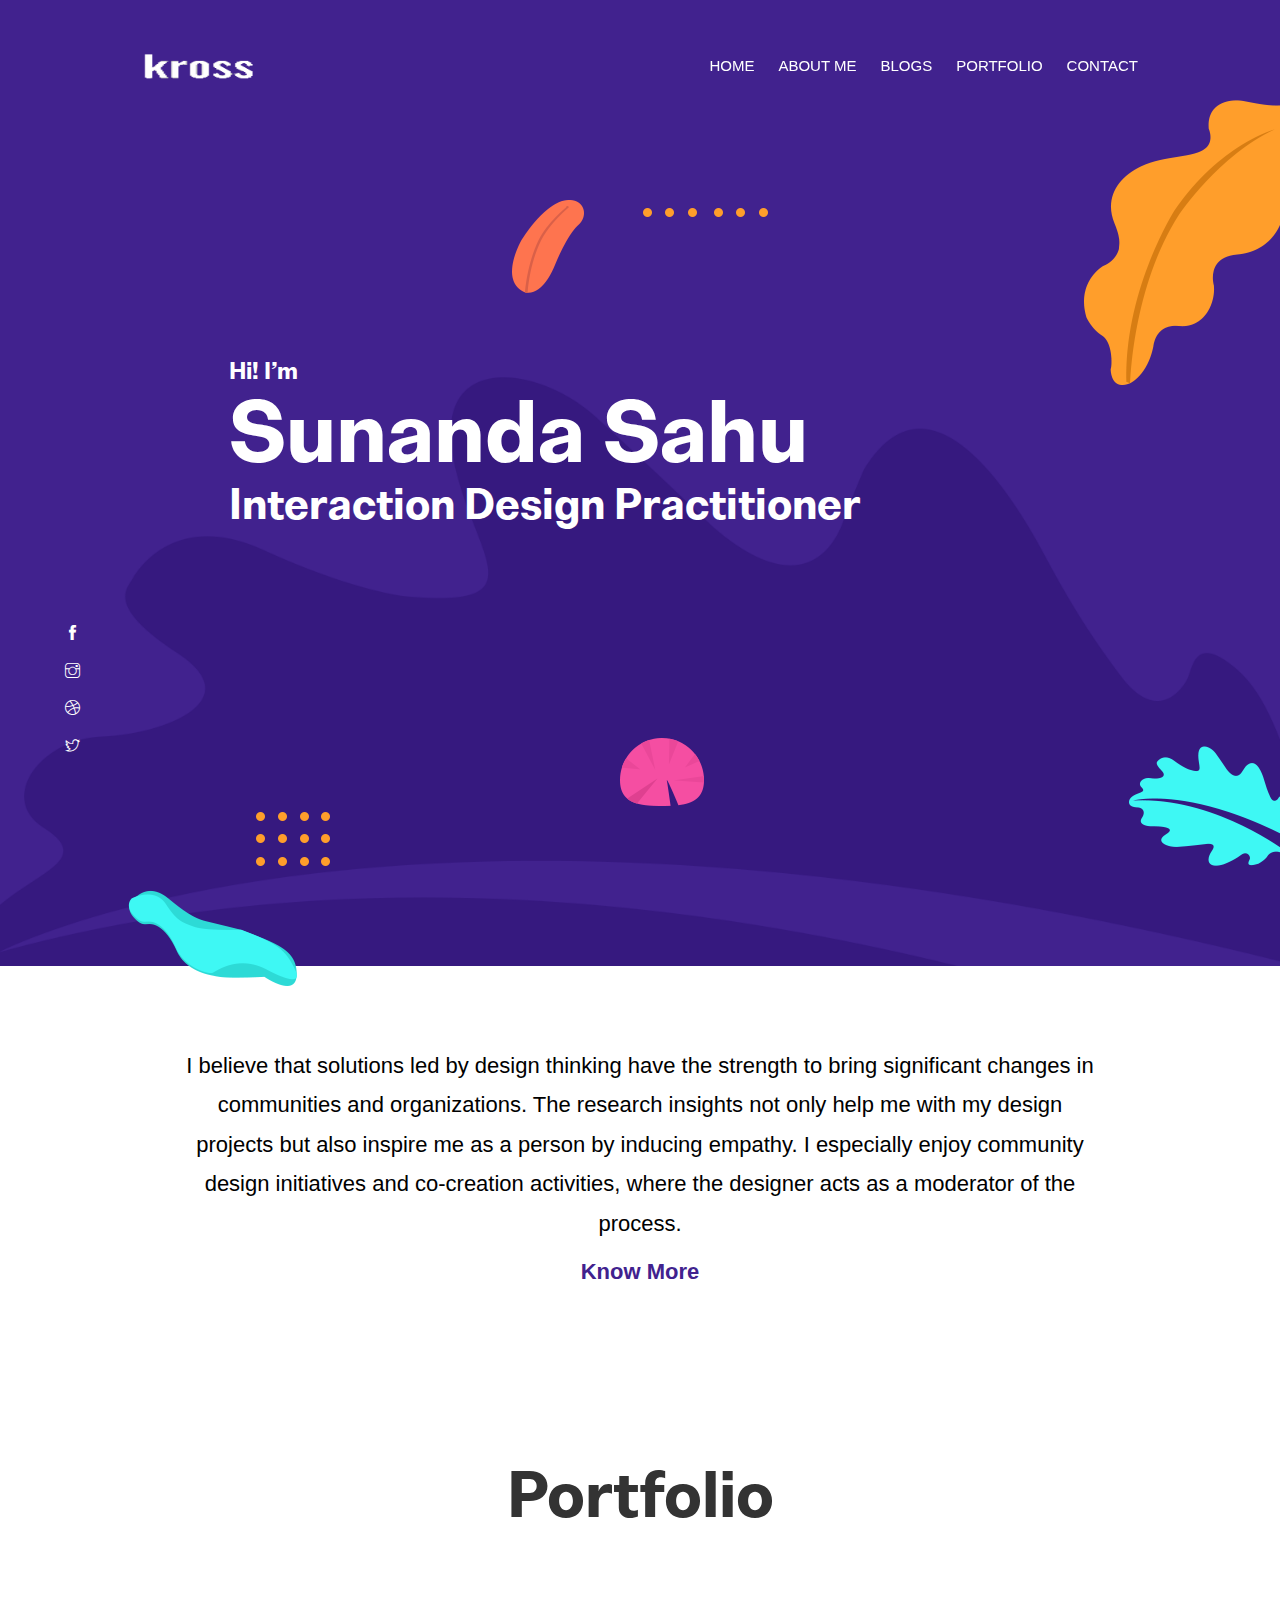
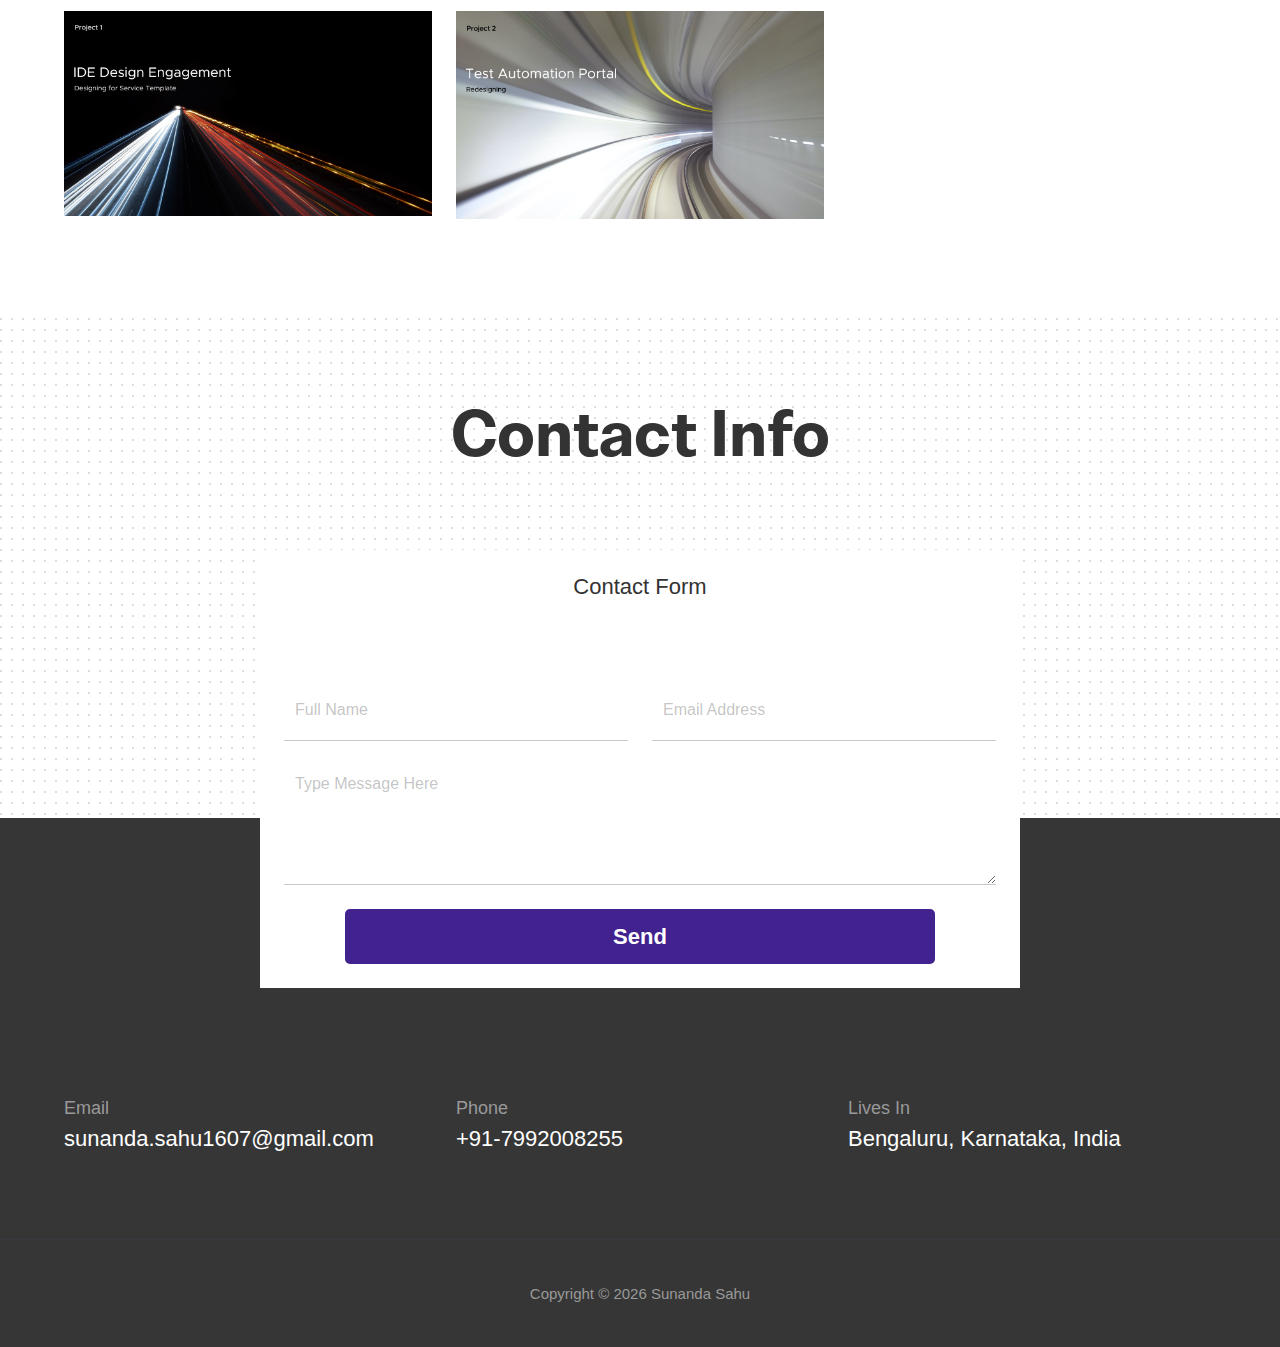
<file: index.html>
<!DOCTYPE html>
<html lang="zxx">

<head>
  <meta charset="utf-8">
  <title>Sunanda Sahu | Portfolio</title>

  <!-- mobile responsive meta -->
  <meta name="viewport" content="width=device-width, initial-scale=1, maximum-scale=1">
  
  <!-- ** Plugins Needed for the Project ** -->
  <!-- bulma -->
  <link rel="stylesheet" href="plugins/bulma/bulma.min.css">
  <!-- slick slider -->
  <link rel="stylesheet" href="plugins/slick/slick.css">
  <!-- themefy-icon -->
  <link rel="stylesheet" href="plugins/themify-icons/themify-icons.css">

  <!-- Main Stylesheet -->
  <link href="css/style.css" rel="stylesheet">
  
  <!--Favicon-->
  <link rel="shortcut icon" href="images/favicon.ico" type="image/x-icon">
  <link rel="icon" href="images/favicon.ico" type="image/x-icon">

</head>

<body>
  

<header>
  <nav class="navbar is-dark is-fixed-top" role="navigation" aria-label="main navigation">
    <div class="navbar-brand">
      <a class="navbar-item" href="index.html">
        <img src="images/logo.png" width="112" height="28">
      </a>
  
      <a role="button" class="navbar-burger burger" aria-label="menu" aria-expanded="false" data-target="navigation">
        <span aria-hidden="true"></span>
        <span aria-hidden="true"></span>
        <span aria-hidden="true"></span>
      </a>
    </div>
  
    <div id="navigation" class="navbar-menu">
      <div class="navbar-end">
        <a href="/" class="navbar-item">Home</a>
        <a href="about.html" class="navbar-item">About Me</a>
        <a href="blog" class="navbar-item">Blogs</a>
        <a href="portfolio" class="navbar-item">Portfolio</a>
        <a href="contact" class="navbar-item">contact</a>
      </div>
    </div>
  </nav>
</header>

<!-- hero area -->
<section class="hero-area has-background-primary" id="parallax">

  <div class="layer-bg is-full">
    <img class="image is-full" src="images/illustrations/leaf-bg.png" alt="bg-shape">
  </div>
  <div class="layer" id="l2">
    <img src="images/illustrations/dots-cyan.png" alt="bg-shape">
  </div>
  <div class="layer" id="l3">
    <img src="images/illustrations/leaf-orange.png" alt="bg-shape">
  </div>
  <div class="layer" id="l4">
    <img src="images/illustrations/dots-orange.png" alt="bg-shape">
  </div>
  <div class="layer" id="l5">
    <img src="images/illustrations/leaf-yellow.png" alt="bg-shape">
  </div>
  <div class="layer" id="l6">
    <img src="images/illustrations/leaf-cyan.png" alt="bg-shape">
  </div>
  <div class="layer" id="l7">
    <img src="images/illustrations/dots-group-orange.png" alt="bg-shape">
  </div>
  <div class="layer" id="l8">
    <img src="images/illustrations/leaf-pink-round.png" alt="bg-shape">
  </div>
  <div class="layer" id="l9">
    <img src="images/illustrations/leaf-cyan-2.png" alt="bg-shape">
  </div>

  <div class="container">
    <div class="columns" style="padding: 5% 7%;">
      <div class="column is-11-desktop is-offset-1-desktop">
        <h4 class="has-text-white font-tertiary">Hi! I’m</h4>
        <h1 class="has-text-white font-tertiary">Sunanda Sahu</h1>
       
        <h3 class="has-text-white font-tertiary">Interaction Design Practitioner</h3>
      </div>
    
    </div>
  </div>
  <!-- social icon -->
  <div class="list list-hero-social">
    <a class="list-item has-text-white" href="#"><i class="ti-facebook"></i></a>
    <a class="list-item has-text-white" href="#"><i class="ti-instagram"></i></a>
    <a class="list-item has-text-white" href="#"><i class="ti-dribbble"></i></a>
    <a class="list-item has-text-white" href="#"><i class="ti-twitter"></i></a>
  </div>
  <!-- /social icon -->
</section>
<!-- /hero area -->

<!-- about -->
<section class="section">
  <div class="container">
    <div class="columns is-centered">
      <div class="column is-four-fifths-desktop has-text-centered">
        <p class="font-secondary paragraph-lg has-text-dark">I believe that solutions led by design thinking have
          the strength to bring significant changes in
          communities and organizations. The research
          insights not only help me with my design projects
          but also inspire me as a person by inducing empathy.
          I especially enjoy community design initiatives and
          co-creation activities, where the designer acts as a
          moderator of the process.</p>
        <a href="about" class="button is-link">know more</a>
      </div>
    </div>
  </div>
</section>
<!-- /about -->


<!-- portfolio -->
<section class="section">
  <div class="container">
    <div class="has-text-centered">
      <h2 class="section-title">Portfolio</h2>
    </div>
    <div class="columns is-multiline shuffle-wrapper">
      <div class="column is-4-desktop is-6-tablet mb-20 shuffle-item">
        <div class="is-relative hover-wrapper">
          <img src="images/portfolio/project-1.png" alt="portfolio-image" class="image is-full">
          <div class="hover-overlay">
            <div class="hover-content">
              <a class="button is-small is-light" href="blog-single">view project</a>
            </div>
          </div>
        </div>
      </div>
      <div class="column is-4-desktop is-6-tablet mb-20 shuffle-item">
        <div class="is-relative hover-wrapper">
          <img src="images/portfolio/project-2.png" alt="portfolio-image" class="image is-full">
          <div class="hover-overlay">
            <div class="hover-content">
              <a class="button is-small is-light" href="blog-single">view project</a>
            </div>
          </div>
        </div>
      </div>
      <!-- <div class="column is-4-desktop is-6-tablet mb-20 shuffle-item">
        <div class="is-relative hover-wrapper">
          <img src="images/portfolio/item-3.png" alt="portfolio-image" class="image is-full">
          <div class="hover-overlay">
            <div class="hover-content">
              <a class="button is-small is-light" href="project-single.html">view project</a>
            </div>
          </div>
        </div>
      </div>
      <div class="column is-4-desktop is-6-tablet mb-20 shuffle-item">
        <div class="is-relative hover-wrapper">
          <img src="images/portfolio/item-4.png" alt="portfolio-image" class="image is-full">
          <div class="hover-overlay">
            <div class="hover-content">
              <a class="button is-small is-light" href="project-single.html">view project</a>
            </div>
          </div>
        </div>
      </div>
      <div class="column is-4-desktop is-6-tablet mb-20 shuffle-item">
        <div class="is-relative hover-wrapper">
          <img src="images/portfolio/item-5.png" alt="portfolio-image" class="image is-full">
          <div class="hover-overlay">
            <div class="hover-content">
              <a class="button is-small is-light" href="project-single.html">view project</a>
            </div>
          </div>
        </div> -->
      </div>
    </div>
  </div>
</section>
<!-- /portfolio -->



<!-- contact -->
<section class="section section-on-footer" data-background="images/backgrounds/bg-dots.png">
  <div class="container">
    <div class="has-text-centered">
      <h2 class="section-title">Contact Info</h2>
    </div>
    <div class="columns is-centered">
      <div class="column is-8-desktop">
        <div class="has-background-white card-content has-text-centered shadow-down">
          <h4 class="mb-80">Contact Form</h4>
          <form action="#" class="columns is-multiline is-centered">
            <div class="column is-6-tablet">
              <input type="text" id="name" name="name" placeholder="Full Name" class="input">
            </div>
            <div class="column is-6-tablet">
              <input type="email" id="email" name="email" placeholder="Email Address" class="input">
            </div>
            <div class="column is-full">
              <textarea name="message" id="message" class="input"
                placeholder="Type Message Here"></textarea>
            </div>
            <div class="column is-6-tablet is-10">
              <button class="button is-primary is-fullwidth">send</button>
            </div>
          </form>
        </div>
      </div>
    </div>
  </div>
</section>
<!-- /contact -->

<!-- footer -->
<footer class="has-background-dark footer-section">
  <div class="section">
    <div class="container">
      <div class="columns">
        <div class="column is-4-tablet">
          <h5 class="has-text-light">Email</h5>
          <p class="has-text-white paragraph-lg font-secondary">sunanda.sahu1607@gmail.com</p>
        </div>
        <div class="column is-4-tablet">
          <h5 class="has-text-light">Phone</h5>
          <p class="has-text-white paragraph-lg font-secondary">+91-7992008255</p>
        </div>
        <div class="column is-4-tablet">
          <h5 class="has-text-light">Lives In</h5>
          <p class="has-text-white paragraph-lg font-secondary">Bengaluru, Karnataka, India</p>
        </div>
      </div>
    </div>
  </div>
  <div class="section is-small has-text-centered has-border-top is-border-dark">
    <p class="has-text-light">Copyright ©
      <script>
        var CurrentYear = new Date().getFullYear()
        document.write(CurrentYear)
      </script> Sunanda Sahu </p>
  </div>
</footer>
<!-- /footer -->

<!-- jQuery -->
<script src="plugins/jQuery/jquery.min.js"></script>
<!-- slick slider -->
<script src="plugins/slick/slick.min.js"></script>
<!-- filter -->
<script src="plugins/shuffle/shuffle.min.js"></script>

<!-- Main Script -->
<script src="js/script.js"></script>

</body>
</html>
</file>
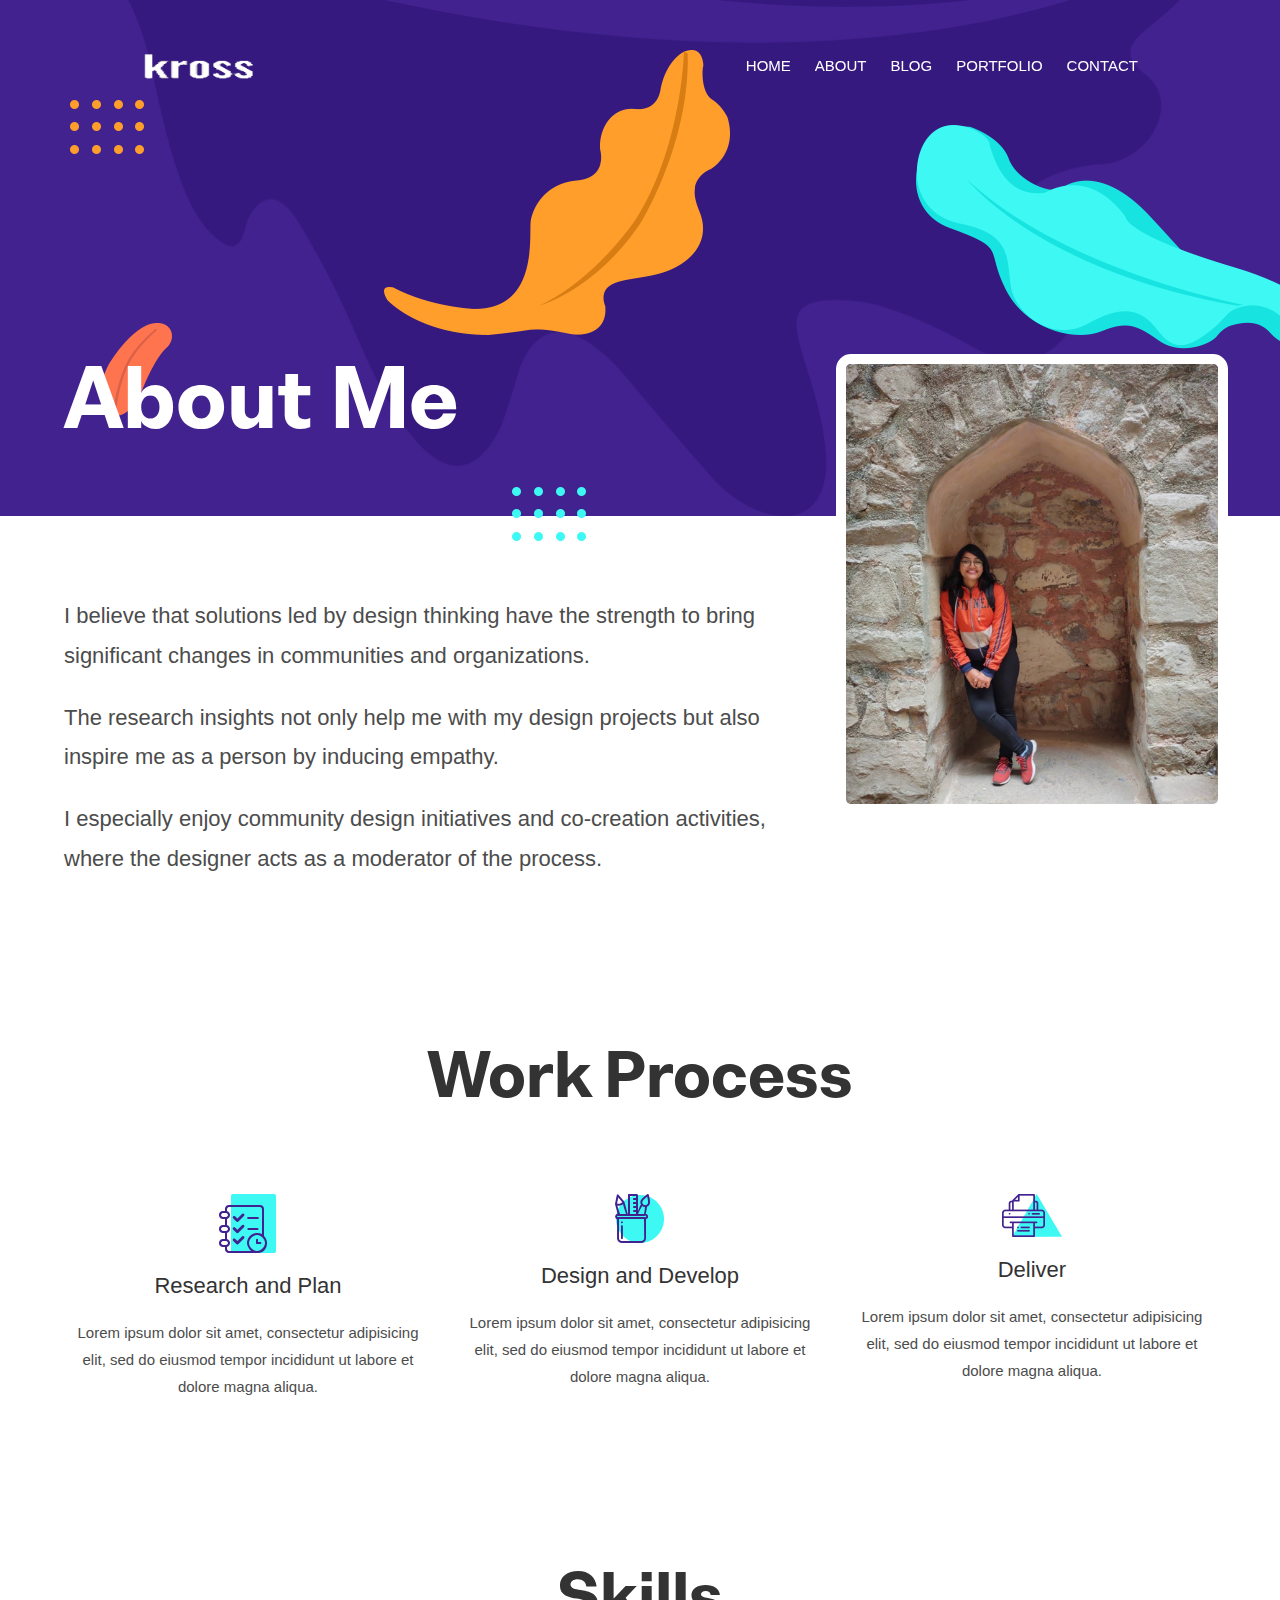
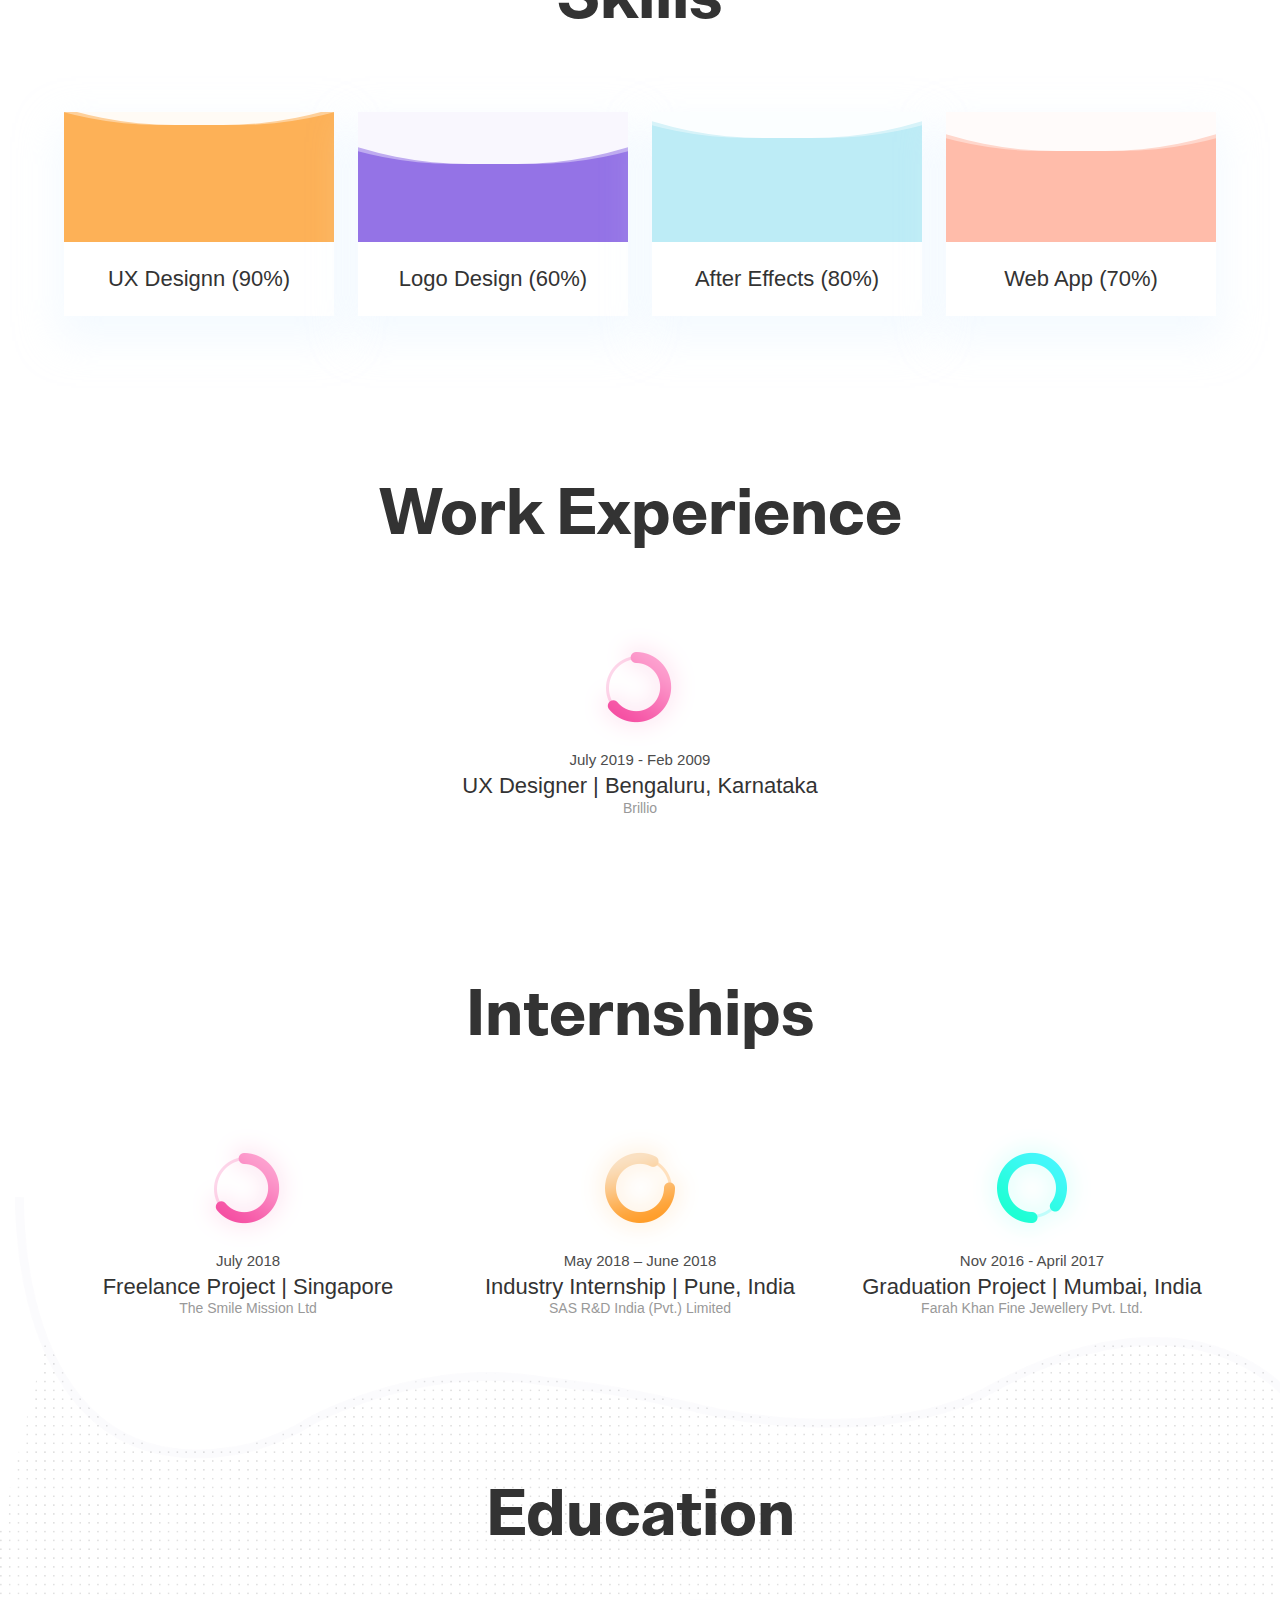
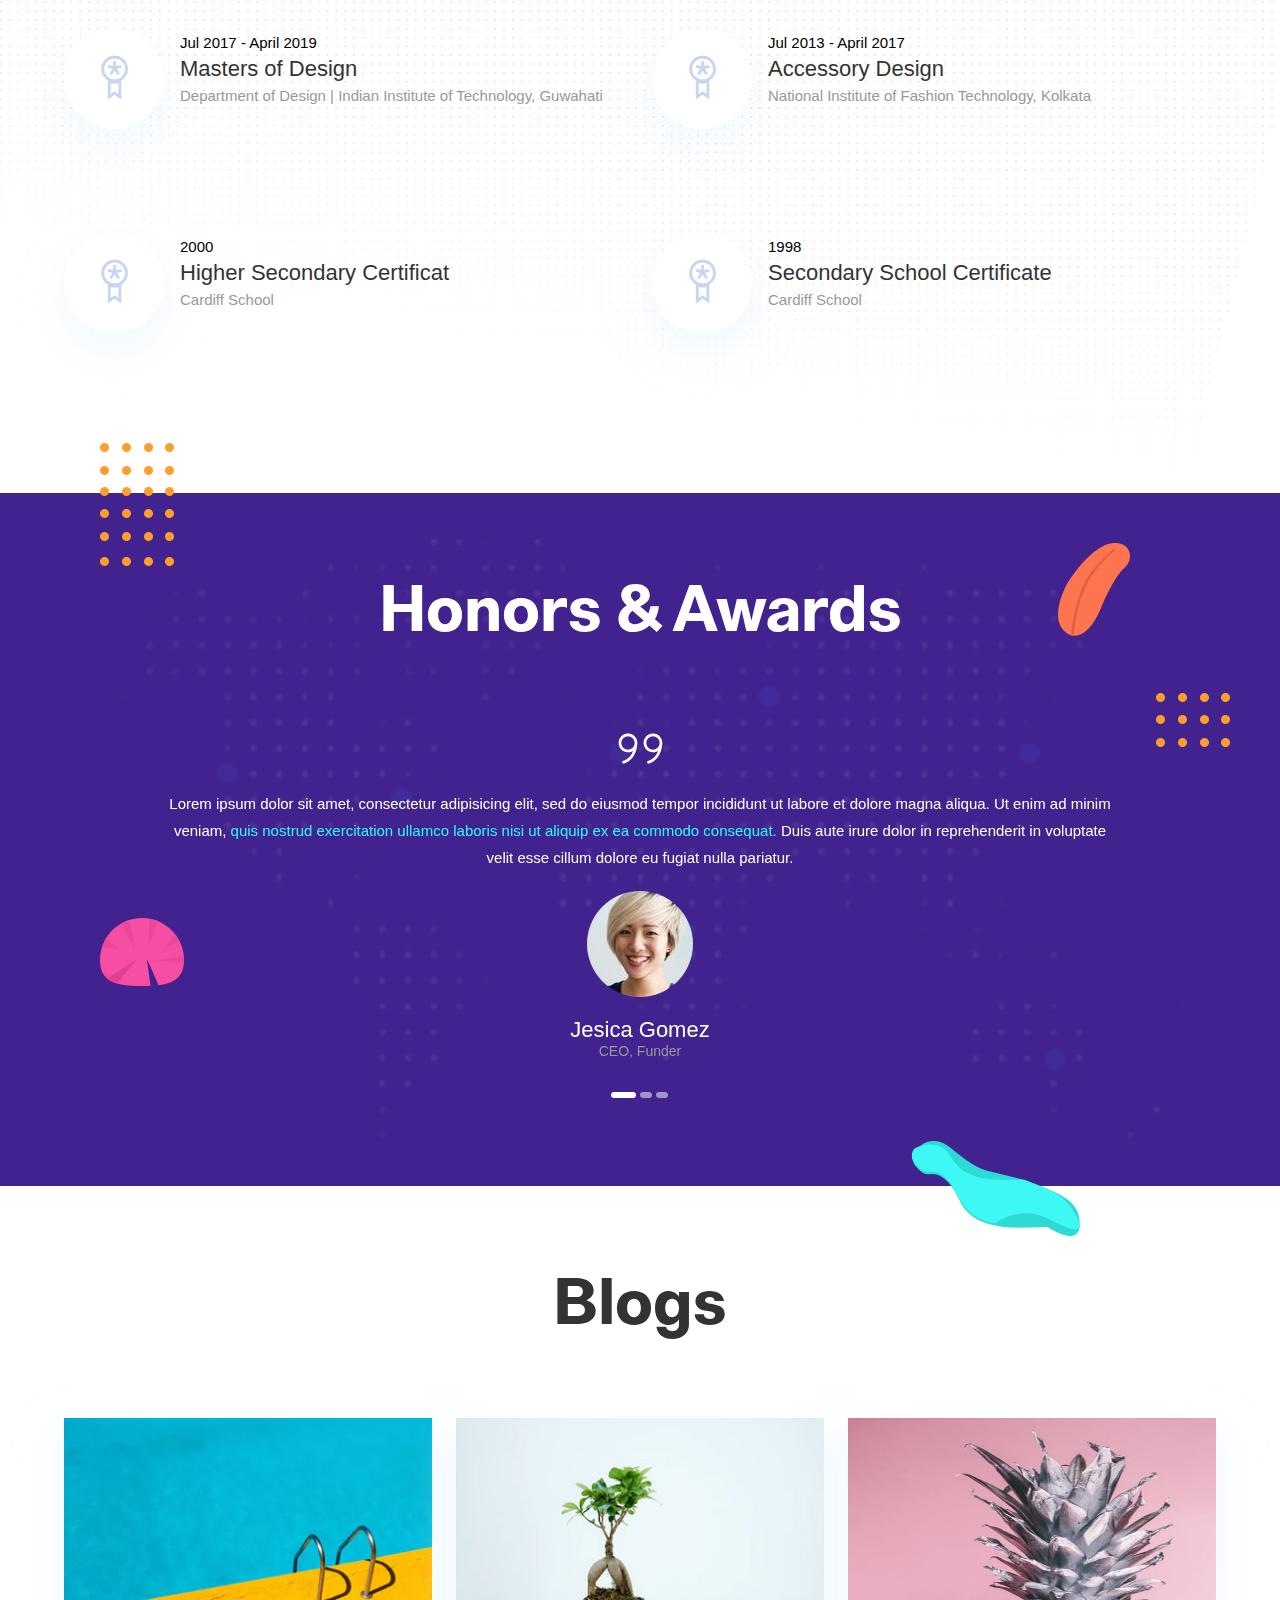
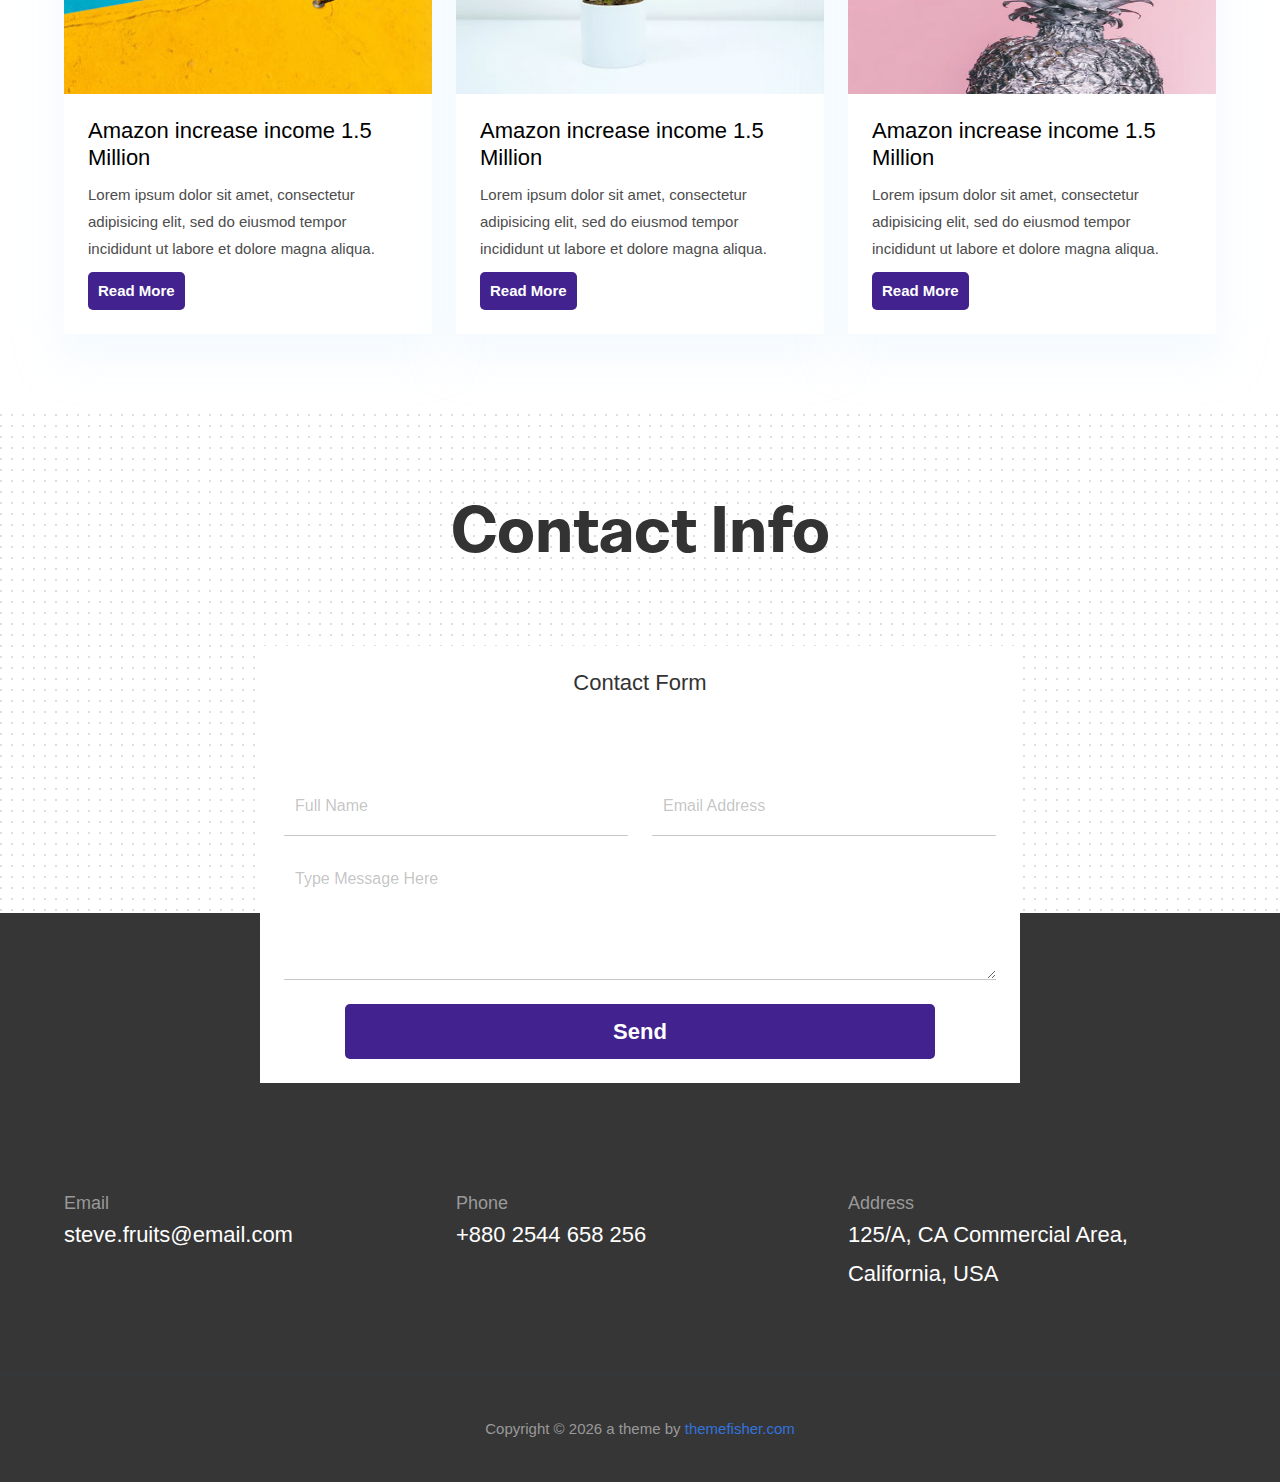
<file: about.html>
<!DOCTYPE html>
<html lang="en">

<head>
  <meta charset="utf-8">
  <title>Sunanda Sahu | Portfolio</title>

  <!-- mobile responsive meta -->
  <meta name="viewport" content="width=device-width, initial-scale=1, maximum-scale=1">
  
  <!-- ** Plugins Needed for the Project ** -->
  <!-- bulma -->
  <link rel="stylesheet" href="plugins/bulma/bulma.min.css">
  <!-- slick slider -->
  <link rel="stylesheet" href="plugins/slick/slick.css">
  <!-- themefy-icon -->
  <link rel="stylesheet" href="plugins/themify-icons/themify-icons.css">

  <!-- Main Stylesheet -->
  <link href="css/style.css" rel="stylesheet">
  
  <!--Favicon-->
  <link rel="shortcut icon" href="images/favicon.ico" type="image/x-icon">
  <link rel="icon" href="images/favicon.ico" type="image/x-icon">

</head>

<body>
  

<header>
  <nav class="navbar is-dark is-fixed-top" role="navigation" aria-label="main navigation">
    <div class="navbar-brand">
      <a class="navbar-item" href="index.html">
        <img src="images/logo.png" width="112" height="28">
      </a>
  
      <a role="button" class="navbar-burger burger" aria-label="menu" aria-expanded="false" data-target="navigation">
        <span aria-hidden="true"></span>
        <span aria-hidden="true"></span>
        <span aria-hidden="true"></span>
      </a>
    </div>
  
    <div id="navigation" class="navbar-menu">
      <div class="navbar-end">
        <a href="index.html" class="navbar-item">Home</a>
        <a href="about.html" class="navbar-item">About</a>
        <a href="blog.html" class="navbar-item">blog</a>
        <a href="portfolio.html" class="navbar-item">portfolio</a>
        <a href="contact.html" class="navbar-item">contact</a>
      </div>
    </div>
  </nav>
</header>

<!-- page title -->
<section class="page-title-alt has-background-primary is-relative">
  <div class="container">
    <h1 class="has-text-white font-tertiary">About Me</h1>
  </div>
  <!-- background shapes -->
  <img src="images/illustrations/leaf-bg-top.png" alt="illustrations" class="bg-shape-1 w-100">
  <img src="images/illustrations/dots-group-sm.png" alt="illustrations" class="bg-shape-2">
  <img src="images/illustrations/leaf-yellow.png" alt="illustrations" class="bg-shape-3">
  <img src="images/illustrations/leaf-orange.png" alt="illustrations" class="bg-shape-4">
  <img src="images/illustrations/dots-group-cyan.png" alt="illustrations" class="bg-shape-5">
  <img src="images/illustrations/leaf-cyan-lg.png" alt="illustrations" class="bg-shape-6">
</section>
<!-- /page title -->

<!-- about -->
<section class="section">
  <div class="container">
    <div class="columns">
      <div class="column is-8-tablet ">
        <p class="font-secondary paragraph-lg">I believe that solutions led by design thinking have
          the strength to bring significant changes in
          communities and organizations. 
          </p>
          <br>
        <p class="font-secondary paragraph-lg">The research
          insights not only help me with my design projects
          but also inspire me as a person by inducing empathy.</p>
          <br>
        <p class="font-secondary paragraph-lg">I especially enjoy community design initiatives and
          co-creation activities, where the designer acts as a
          moderator of the process.</p>
      </div>
      <div class="col-md-4 has-text-centered drag-lg-top">
        <div class="shadow-down mb-20">
          <img src="images/about/author.png" alt="author"
            class="image full-width rounded-lg border-thick is-border-white">
        </div>
       
      </div>
    </div>
  </div>
</section>
<!-- /about -->

<!-- Work Process -->
<section class="section">
  <div class="container">
    <div class="has-text-centered">
      <h2 class="section-title">Work Process</h2>
    </div>
    <div class="columns">
      <div class="column is-4-desktop has-text-centered hover-shadow has-padding-top-15">
        <img src="images/icons/plan.png" class="mb-20" alt="icon">
        <h4 class="mb-20">Research and Plan</h4>
        <p>Lorem ipsum dolor sit amet, consectetur adipisicing elit, sed do eiusmod tempor incididunt ut labore et
          dolore magna aliqua.</p>
      </div>
      <div class="column is-4-desktop has-text-centered hover-shadow has-padding-top-15">
        <img src="images/icons/design.png" class="mb-20" alt="icon">
        <h4 class="mb-20">Design and Develop</h4>
        <p>Lorem ipsum dolor sit amet, consectetur adipisicing elit, sed do eiusmod tempor incididunt ut labore et
          dolore magna aliqua.</p>
      </div>
      <div class="column is-4-desktop has-text-centered hover-shadow has-padding-top-15">
        <img src="images/icons/print.png" class="mb-20" alt="icon">
        <h4 class="mb-20">Deliver</h4>
        <p>Lorem ipsum dolor sit amet, consectetur adipisicing elit, sed do eiusmod tempor incididunt ut labore et
          dolore magna aliqua.</p>
      </div>
    </div>
  </div>
</section>
<!-- ./Work Process -->


<!-- skills -->
<section class="section">
  <div class="container">
    <div class="has-text-centered">
      <h2 class="section-title">Skills</h2>
    </div>
    <div class="columns is-multiline">
      <div class="column is-3-desktop is-6-tablet">
        <div class="card shadow has-text-centered">
          <div class="is-relative rounded-top progress-wrapper" data-color="#fdb157">
            <div class="wave" data-progress="90%"></div>
          </div>
          <div class="card-content has-background-white">
            <h4>UX Designn (90%)</h4>
          </div>
        </div>
      </div>
      <div class="column is-3-desktop is-6-tablet">
        <div class="card shadow has-text-centered">
          <div class="is-relative rounded-top progress-wrapper" data-color="#9473e6">
            <div class="wave" data-progress="60%"></div>
          </div>
          <div class="card-content has-background-white">
            <h4>Logo Design (60%)</h4>
          </div>
        </div>
      </div>
      <div class="column is-3-desktop is-6-tablet">
        <div class="card shadow has-text-centered">
          <div class="is-relative rounded-top progress-wrapper" data-color="#bdecf6">
            <div class="wave" data-progress="80%"></div>
          </div>
          <div class="card-content has-background-white">
            <h4>After Effects (80%)</h4>
          </div>
        </div>
      </div>
      <div class="column is-3-desktop is-6-tablet">
        <div class="card shadow has-text-centered">
          <div class="is-relative rounded-top progress-wrapper" data-color="#ffbcaa">
            <div class="wave" data-progress="70%"></div>
          </div>
          <div class="card-content has-background-white">
            <h4>Web App (70%)</h4>
          </div>
        </div>
      </div>
    </div>
  </div>
</section>
<!-- /skills -->

<!-- experience -->
<section class="section">
  <div class="container">
    <div class="has-text-centered">
      <h2 class="section-title">Work Experience</h2>
    </div>
    <div class="columns">
      <div class="column has-text-centered">
        <img src="images/experience/icon-1.png" alt="icon">
        <p class="mb-0">July 2019 - Feb 2009</p>
        <h4>UX Designer | Bengaluru, Karnataka</h4>
        <h6 class="has-text-light">Brillio</h6>
      </div>
      <!-- <div class="column has-text-centered"> -->
        <!-- <img src="images/experience/icon-2.png" alt="icon">
        <p class="mb-0">Mar 2009 - Aug 2014</p>
        <h4>UX & UI Designer</h4>
        <h6 class="has-text-light">AUGMEDIX</h6>
      </div>
      <div class="column has-text-centered">
        <img src="images/experience/icon-3.png" alt="icon">
        <p class="mb-0">Sep 2014 - Present</p>
        <h4>Senior UI Designer</h4>
        <h6 class="has-text-light">THEMEFISHER</h6>
      </div> -->
    </div>
  </div>
</section>
<!-- ./experience -->


<!-- internships -->
<section class="section">
  <div class="container">
    <div class="has-text-centered">
      <h2 class="section-title">Internships</h2>
    </div>
    <div class="columns">
      <div class="column has-text-centered">
        <img src="images/experience/icon-1.png" alt="icon">
        <p class="mb-0">July 2018</p>
        <h4>Freelance Project | Singapore </h4>
        <h6 class="has-text-light">The Smile Mission Ltd</h6>
      </div>
      <div class="column has-text-centered">
        <img src="images/experience/icon-2.png" alt="icon">
        <p class="mb-0">May 2018 – June 2018</p>
        <h4>Industry Internship | Pune, India</h4>
        <h6 class="has-text-light">SAS R&D India (Pvt.) Limited</h6>
      </div>
      <div class="column has-text-centered">
        <img src="images/experience/icon-3.png" alt="icon">
        <p class="mb-0">Nov 2016 - April 2017</p>
        <h4>Graduation Project | Mumbai, India</h4>
        <h6 class="has-text-light">Farah Khan Fine Jewellery Pvt. Ltd.</h6>
      </div>
    </div>
  </div>
</section>
<!-- ./internships -->

<!-- education -->
<section class="section is-relative">
  <!-- bg image -->
  <img class="image edu-bg-image" src="images/backgrounds/education-bg.png" alt="bg-image">
  <div class="container">
    <div class="has-text-centered">
      <h2 class="section-title">Education</h2>
    </div>
    <div class="columns is-multiline">
      <div class="column is-6 mb-80">
        <div class="media">
          <div class="media-left">
            <i class="ti-medall icon icon-light icon-bg has-background-white shadow is-rounded is-block"></i>
          </div>
          <div class="media-content">
            <p class="has-text-dark mb-1">Jul 2017 - April 2019</p>
            <h4>Masters of Design</h4>
            <p class="mb-0 has-text-light">Department of Design | Indian Institute of Technology, Guwahati</p>
          </div>
        </div>
      </div>
      <div class="column is-6 mb-80">
        <div class="media">
          <div class="media-left">
            <i class="ti-medall icon icon-light icon-bg has-background-white shadow is-rounded is-block"></i>
          </div>
          <div class="media-content">
            <p class="has-text-dark mb-1">Jul 2013 - April 2017</p>
            <h4>Accessory Design</h4>
            <p class="mb-0 has-text-light">National Institute of Fashion Technology, Kolkata</p>
          </div>
        </div>
      </div>
      <div class="column is-6 mb-80">
        <div class="media">
          <div class="media-left">
            <i class="ti-medall icon icon-light icon-bg has-background-white shadow is-rounded is-block"></i>
          </div>
          <div class="media-content">
            <p class="has-text-dark mb-1">2000</p>
            <h4>Higher Secondary Certificat</h4>
            <p class="mb-0 has-text-light">Cardiff School</p>
          </div>
        </div>
      </div>
      <div class="column is-6 mb-80">
        <div class="media">
          <div class="media-left">
            <i class="ti-medall icon icon-light icon-bg has-background-white shadow is-rounded is-block"></i>
          </div>
          <div class="media-content">
            <p class="has-text-dark mb-1">1998</p>
            <h4>Secondary School Certificate</h4>
            <p class="mb-0 has-text-light">Cardiff School</p>
          </div>
        </div>
      </div>
    </div>
  </div>
</section>
<!-- /education -->

<!-- services -->
<!-- <section class="section">
  <div class="container">
    <div class="has-text-centered">
      <h2 class="section-title">Services</h2>
    </div>
    <div class="columns is-multiline">
      <div class="column">
        <div class="card hover-shadow shadow">
          <div class="card-content has-text-centered">
            <i class="ti-palette icon mb-10 is-inline-block"></i>
            <h4 class="mb-20">UI Design</h4>
            <p>Lorem ipsum dolor sit amet, consectetur adipisicing elit, sed do eiusmod tempor incididunt ut labore et
              dolore magna aliqua.</p>
          </div>
        </div>
      </div>
      <div class="column">
        <div class="card active-bg-primary hover-shadow shadow">
          <div class="card-content has-text-centered">
            <i class="ti-vector icon mb-10 is-inline-block"></i>
            <h4 class="mb-20">UX Design</h4>
            <p>Lorem ipsum dolor sit amet, consectetur adipisicing elit, sed do eiusmod tempor incididunt ut labore et
              dolore magna aliqua.</p>
          </div>
        </div>
      </div>
      <div class="column">
        <div class="card hover-shadow shadow">
          <div class="card-content has-text-centered">
            <i class="ti-panel icon mb-10 is-inline-block"></i>
            <h4 class="mb-20">Interaction Design</h4>
            <p>Lorem ipsum dolor sit amet, consectetur adipisicing elit, sed do eiusmod tempor incididunt ut labore et
              dolore magna aliqua.</p>
          </div>
        </div>
      </div>
    </div>
  </div>
</section> -->
<!-- /services -->

<!-- testimonial -->
<section class="section has-background-primary is-relative testimonial-bg-shapes">
  <div class="container">
    <div class="has-text-centered">
      <h2 class="section-title has-text-white">Honors & Awards</h2>
    </div>
    <div class="columns is-centered">
      <div class="column is-10 testimonial-slider">
        <!-- slider-item -->
        <div class="has-text-centered testimonial-content">
          <i class="ti-quote-right has-text-white icon mb-20 is-inline-block"></i>
          <p class="has-text-white mb-20">Lorem ipsum dolor sit amet, consectetur adipisicing elit, sed do eiusmod tempor
            incididunt ut labore et dolore magna aliqua. Ut enim ad minim veniam, <strong>quis nostrud exercitation
              ullamco laboris nisi ut aliquip ex ea commodo consequat.</strong> Duis aute irure dolor in reprehenderit
            in voluptate velit esse cillum dolore eu fugiat nulla pariatur.</p>
          <img class="image is-rounded is-inline-block mb-20" src="images/testimonial/client-1.png"
            alt="client-image">
          <h4 class="has-text-white">Jesica Gomez</h4>
          <h6 class="has-text-light mb-20">CEO, Funder</h6>
        </div>
        <!-- slider-item -->
        <div class="has-text-centered testimonial-content">
          <i class="ti-quote-right has-text-white icon mb-4 d-inline-block"></i>
          <p class="has-text-white mb-4">Lorem ipsum dolor sit amet, consectetur adipisicing elit, sed do eiusmod tempor
            incididunt ut labore et dolore magna aliqua. Ut enim ad minim veniam, <strong>quis nostrud exercitation
              ullamco
              laboris nisi ut aliquip ex ea commodo consequat.</strong> Duis aute irure dolor in reprehenderit in
            voluptate velit
            esse cillum dolore eu fugiat nulla pariatur.</p>
          <img class="image is-rounded is-block" src="images/testimonial/client-1.png"
            alt="client-image">
          <h4 class="has-text-white">Jesica Gomez</h4>
          <h6 class="has-text-light mb-4">CEO, Funder</h6>
        </div>
        <!-- slider-item -->
        <div class="has-text-centered testimonial-content">
          <i class="ti-quote-right has-text-white icon mb-4 d-inline-block"></i>
          <p class="has-text-white mb-4">Lorem ipsum dolor sit amet, consectetur adipisicing elit, sed do eiusmod tempor
            incididunt ut labore et dolore magna aliqua. Ut enim ad minim veniam, <strong>quis nostrud exercitation
              ullamco
              laboris nisi ut aliquip ex ea commodo consequat.</strong> Duis aute irure dolor in reprehenderit in
            voluptate velit
            esse cillum dolore eu fugiat nulla pariatur.</p>
          <img class="image is-rounded is-block" src="images/testimonial/client-1.png"
            alt="client-image">
          <h4 class="has-text-white">Jesica Gomez</h4>
          <h6 class="has-text-light mb-4">CEO, Funder</h6>
        </div>
      </div>
    </div>
  </div>
  <!-- bg shapes -->
  <img src="images/backgrounds/map.png" alt="map" class="image bg-map">
  <img src="images/illustrations/dots-group-v.png" alt="bg-shape" class="image bg-shape-1">
  <img src="images/illustrations/leaf-orange.png" alt="bg-shape" class="image bg-shape-2">
  <img src="images/illustrations/dots-group-sm.png" alt="bg-shape" class="image bg-shape-3">
  <img src="images/illustrations/leaf-pink-round.png" alt="bg-shape" class="image bg-shape-4">
  <img src="images/illustrations/leaf-cyan.png" alt="bg-shape" class="image bg-shape-5">
</section>
<!-- /testimonial -->

<!-- client logo slider -->
<!-- <section class="section pb-0">
  <div class="container">
    <div class="client-logo-slider is-flex align-items-center">
      <a href="#" class="has-text-centered is-block outline-0"><img class="d-unset image"
          src="images/clients-logo/client-logo-1.png" alt="client-logo"></a>
      <a href="#" class="has-text-centered is-block outline-0"><img class="d-unset image"
          src="images/clients-logo/client-logo-2.png" alt="client-logo"></a>
      <a href="#" class="has-text-centered is-block outline-0"><img class="d-unset image"
          src="images/clients-logo/client-logo-3.png" alt="client-logo"></a>
      <a href="#" class="has-text-centered is-block outline-0"><img class="d-unset image"
          src="images/clients-logo/client-logo-4.png" alt="client-logo"></a>
      <a href="#" class="has-text-centered is-block outline-0"><img class="d-unset image"
          src="images/clients-logo/client-logo-5.png" alt="client-logo"></a>
      <a href="#" class="has-text-centered is-block outline-0"><img class="d-unset image"
          src="images/clients-logo/client-logo-1.png" alt="client-logo"></a>
      <a href="#" class="has-text-centered is-block outline-0"><img class="d-unset image"
          src="images/clients-logo/client-logo-2.png" alt="client-logo"></a>
      <a href="#" class="has-text-centered is-block outline-0"><img class="d-unset image"
          src="images/clients-logo/client-logo-3.png" alt="client-logo"></a>
      <a href="#" class="has-text-centered is-block outline-0"><img class="d-unset image"
          src="images/clients-logo/client-logo-4.png" alt="client-logo"></a>
      <a href="#" class="has-text-centered is-block outline-0"><img class="d-unset image"
          src="images/clients-logo/client-logo-5.png" alt="client-logo"></a>
    </div>
  </div>
</section> -->
<!-- /client logo slider -->

<!-- blog -->
<section class="section">
  <div class="container">
    <div class="has-text-centered">
      <h2 class="section-title">Blogs</h2>
    </div>
    <div class="columns is-multiline">
      <div class="column is-4-desktop is-6-tablet">
        <article class="card shadow">
          <figure class="image is-4by3">
            <img src="images/blog/post-3.jpg" alt="Placeholder image">
          </figure>
          <div class="card-content">
            <h4 class="mb-10"><a class="has-text-dark" href="blog-single">Amazon increase income 1.5 Million</a>
            </h4>
            <p class="mb-10">Lorem ipsum dolor sit amet, consectetur adipisicing elit, sed do eiusmod tempor
              incididunt ut labore et
              dolore magna aliqua.</p>
            <a href="blog-single" class="button is-extra-small is-primary">Read More</a>
          </div>
        </article>
      </div>
      <div class="column is-4-desktop is-6-tablet">
        <article class="card shadow">
          <figure class="image is-4by3">
            <img src="images/blog/post-4.jpg" alt="Placeholder image">
          </figure>
          <div class="card-content">
            <h4 class="mb-10"><a class="has-text-dark" href="blog-single">Amazon increase income 1.5 Million</a>
            </h4>
            <p class="mb-10">Lorem ipsum dolor sit amet, consectetur adipisicing elit, sed do eiusmod tempor
              incididunt ut labore et
              dolore magna aliqua.</p>
            <a href="blog-single" class="button is-extra-small is-primary">Read More</a>
          </div>
        </article>
      </div>
      <div class="column is-4-desktop is-6-tablet">
        <article class="card shadow">
          <figure class="image is-4by3">
            <img src="images/blog/post-6.jpg" alt="Placeholder image">
          </figure>
          <div class="card-content">
            <h4 class="mb-10"><a class="has-text-dark" href="blog-single">Amazon increase income 1.5 Million</a>
            </h4>
            <p class="mb-10">Lorem ipsum dolor sit amet, consectetur adipisicing elit, sed do eiusmod tempor
              incididunt ut labore et
              dolore magna aliqua.</p>
            <a href="blog-single" class="button is-extra-small is-primary">Read More</a>
          </div>
        </article>
      </div>
    </div>
  </div>
</section>
<!-- /blog -->

<!-- contact -->
<section class="section section-on-footer" data-background="images/backgrounds/bg-dots.png">
  <div class="container">
    <div class="has-text-centered">
      <h2 class="section-title">Contact Info</h2>
    </div>
    <div class="columns is-centered">
      <div class="column is-8-desktop">
        <div class="has-background-white card-content has-text-centered shadow-down">
          <h4 class="mb-80">Contact Form</h4>
          <form action="#" class="columns is-multiline is-centered">
            <div class="column is-6-tablet">
              <input type="text" id="name" name="name" placeholder="Full Name" class="input">
            </div>
            <div class="column is-6-tablet">
              <input type="email" id="email" name="email" placeholder="Email Address" class="input">
            </div>
            <div class="column is-full">
              <textarea name="message" id="message" class="input"
                placeholder="Type Message Here"></textarea>
            </div>
            <div class="column is-6-tablet is-10">
              <button class="button is-primary is-fullwidth">send</button>
            </div>
          </form>
        </div>
      </div>
    </div>
  </div>
</section>
<!-- /contact -->

<!-- footer -->
<footer class="has-background-dark footer-section">
  <div class="section">
    <div class="container">
      <div class="columns">
        <div class="column is-4-tablet">
          <h5 class="has-text-light">Email</h5>
          <p class="has-text-white paragraph-lg font-secondary">steve.fruits@email.com</p>
        </div>
        <div class="column is-4-tablet">
          <h5 class="has-text-light">Phone</h5>
          <p class="has-text-white paragraph-lg font-secondary">+880 2544 658 256</p>
        </div>
        <div class="column is-4-tablet">
          <h5 class="has-text-light">Address</h5>
          <p class="has-text-white paragraph-lg font-secondary">125/A, CA Commercial Area, California, USA</p>
        </div>
      </div>
    </div>
  </div>
  <div class="section is-small has-text-centered has-border-top is-border-dark">
    <p class="has-text-light">Copyright ©
      <script>
        var CurrentYear = new Date().getFullYear()
        document.write(CurrentYear)
      </script> a theme by <a href="themefisher.com">themefisher.com</a></p>
  </div>
</footer>
<!-- /footer -->

<!-- jQuery -->
<script src="plugins/jQuery/jquery.min.js"></script>
<!-- slick slider -->
<script src="plugins/slick/slick.min.js"></script>
<!-- filter -->
<script src="plugins/shuffle/shuffle.min.js"></script>

<!-- Main Script -->
<script src="js/script.js"></script>

</body>
</html>
</file>
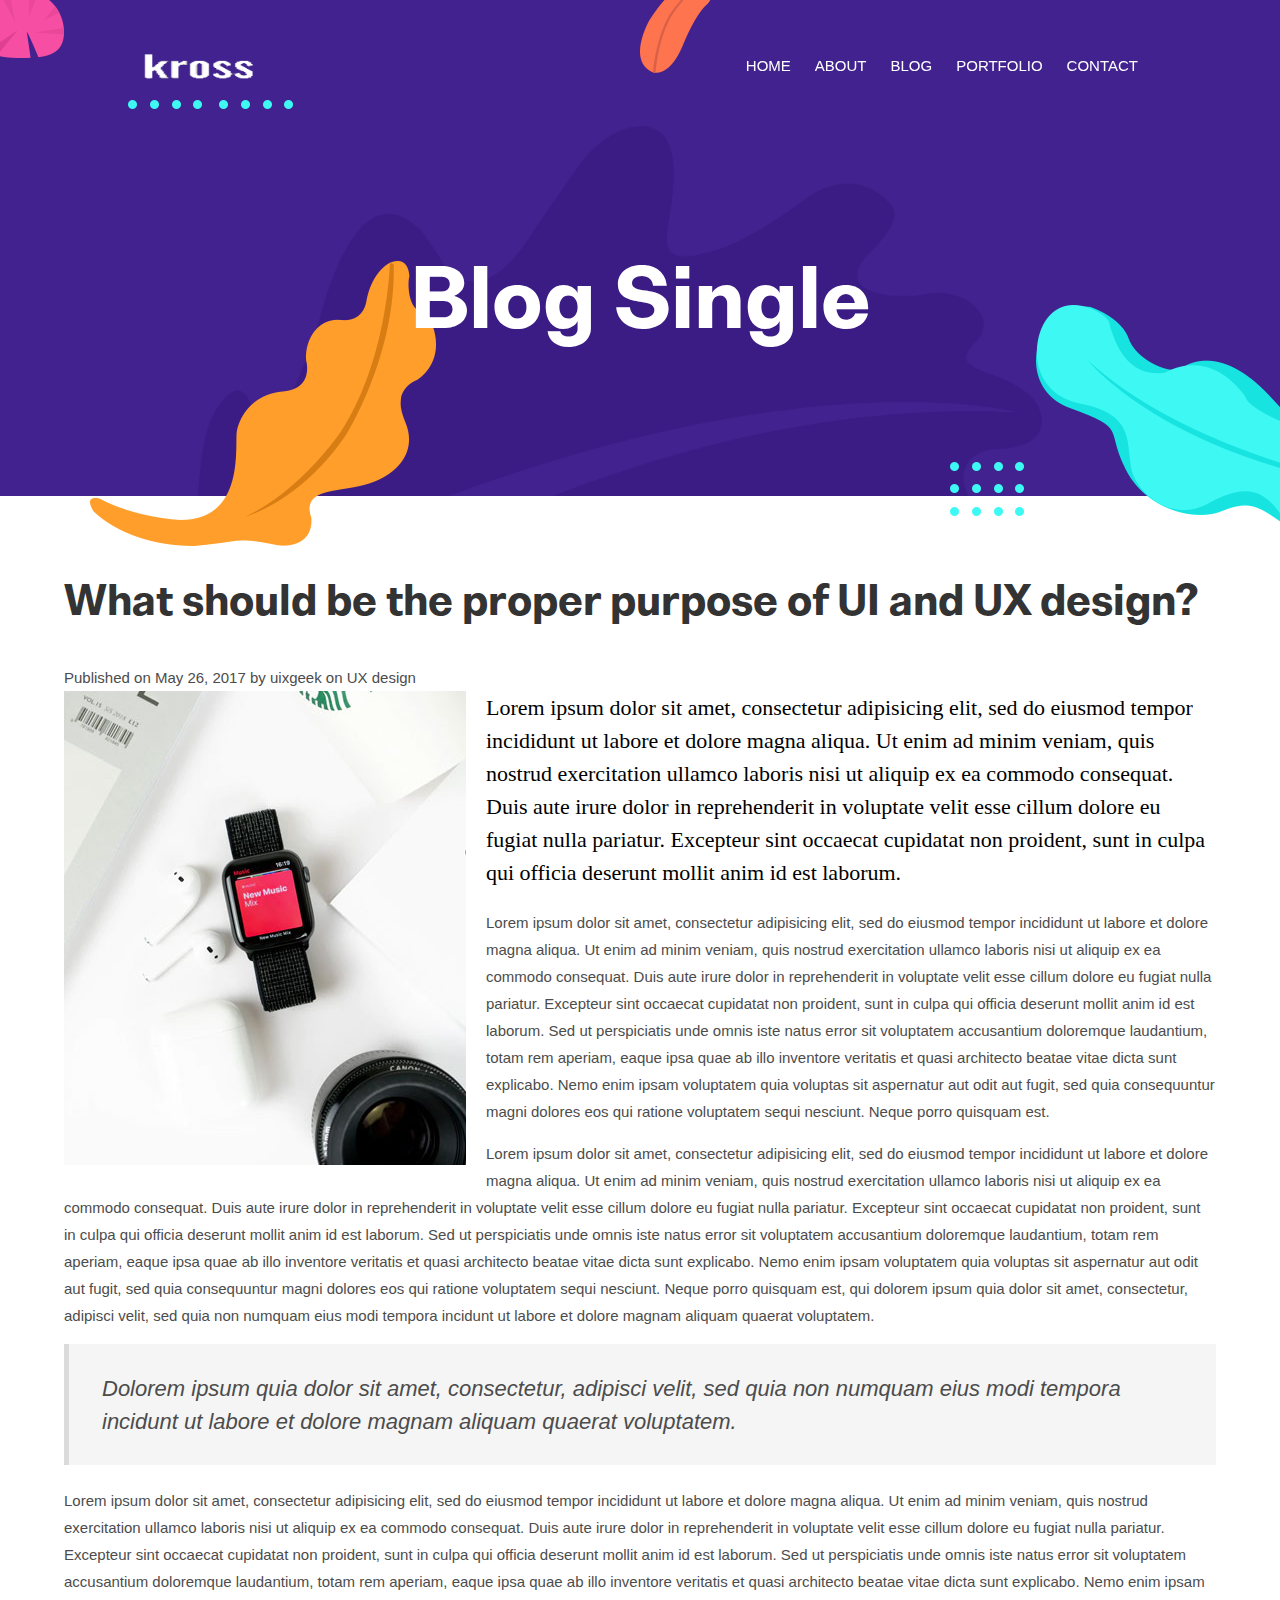
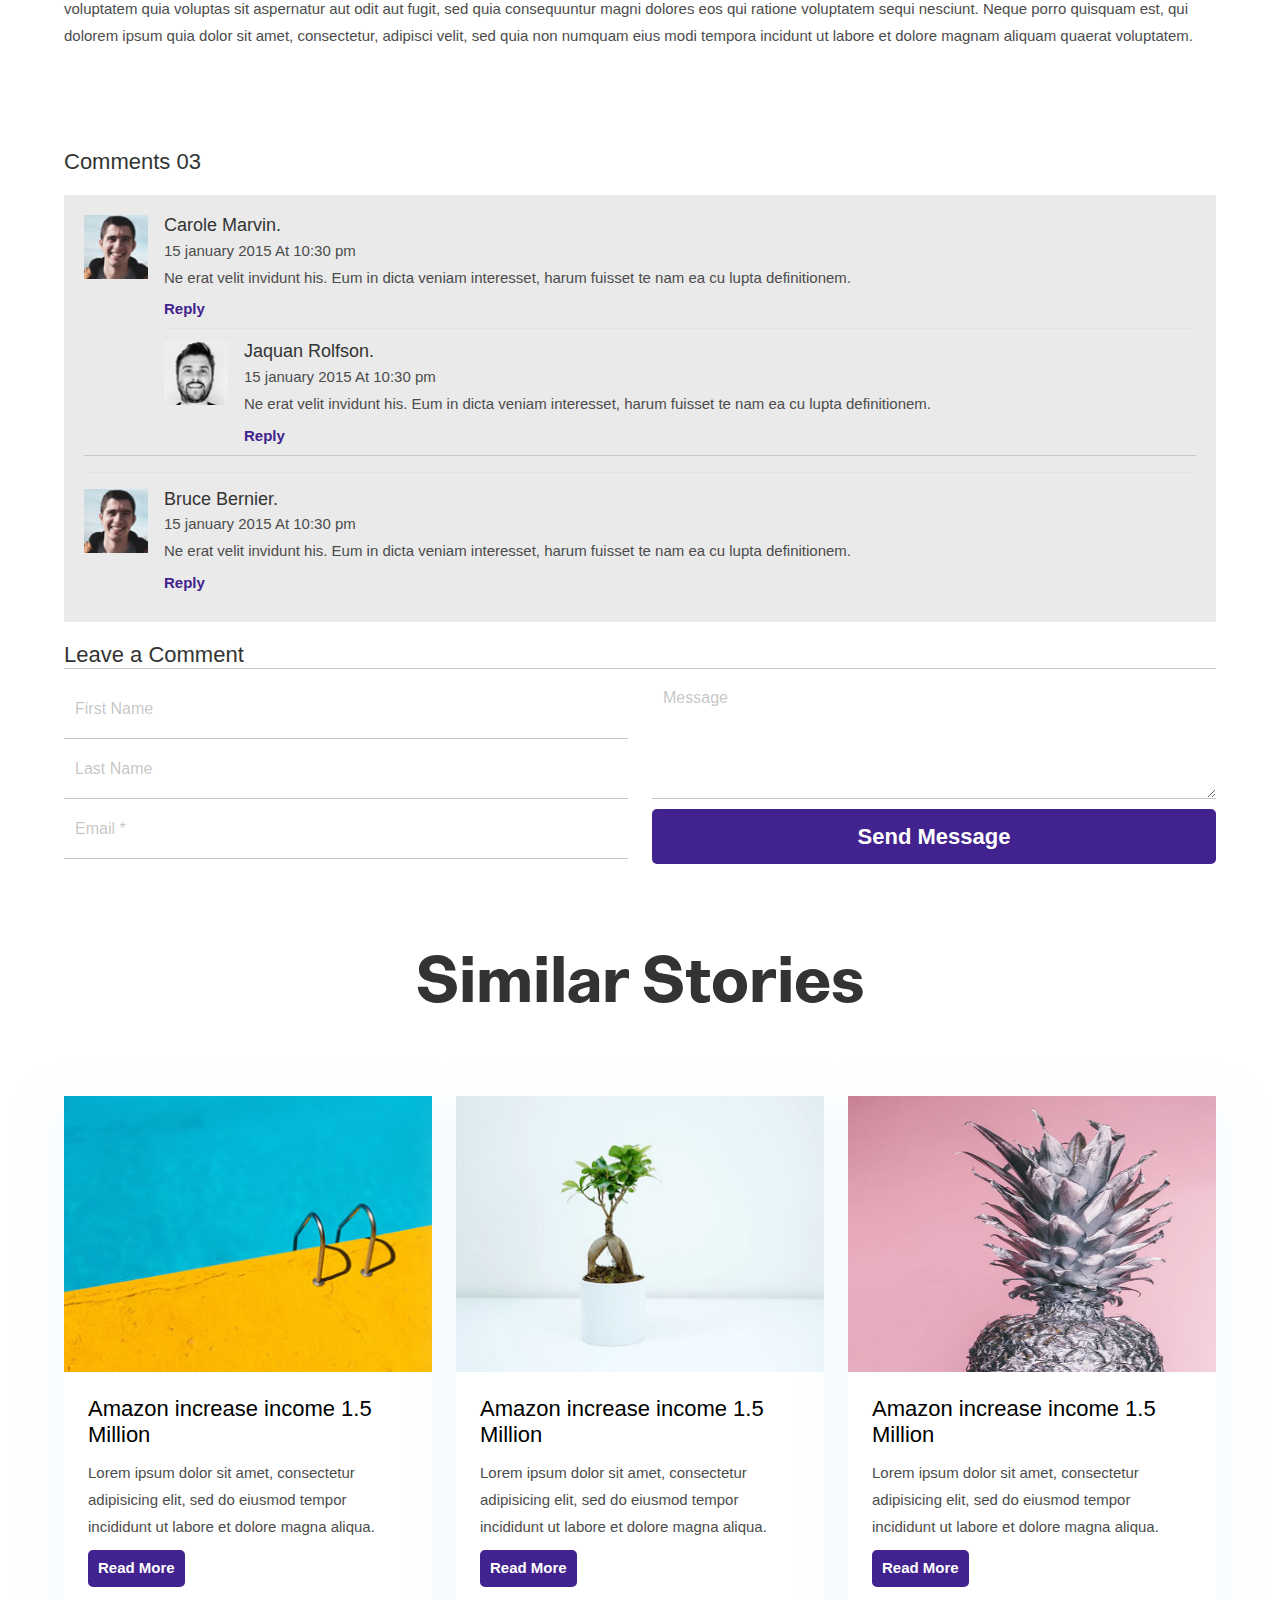
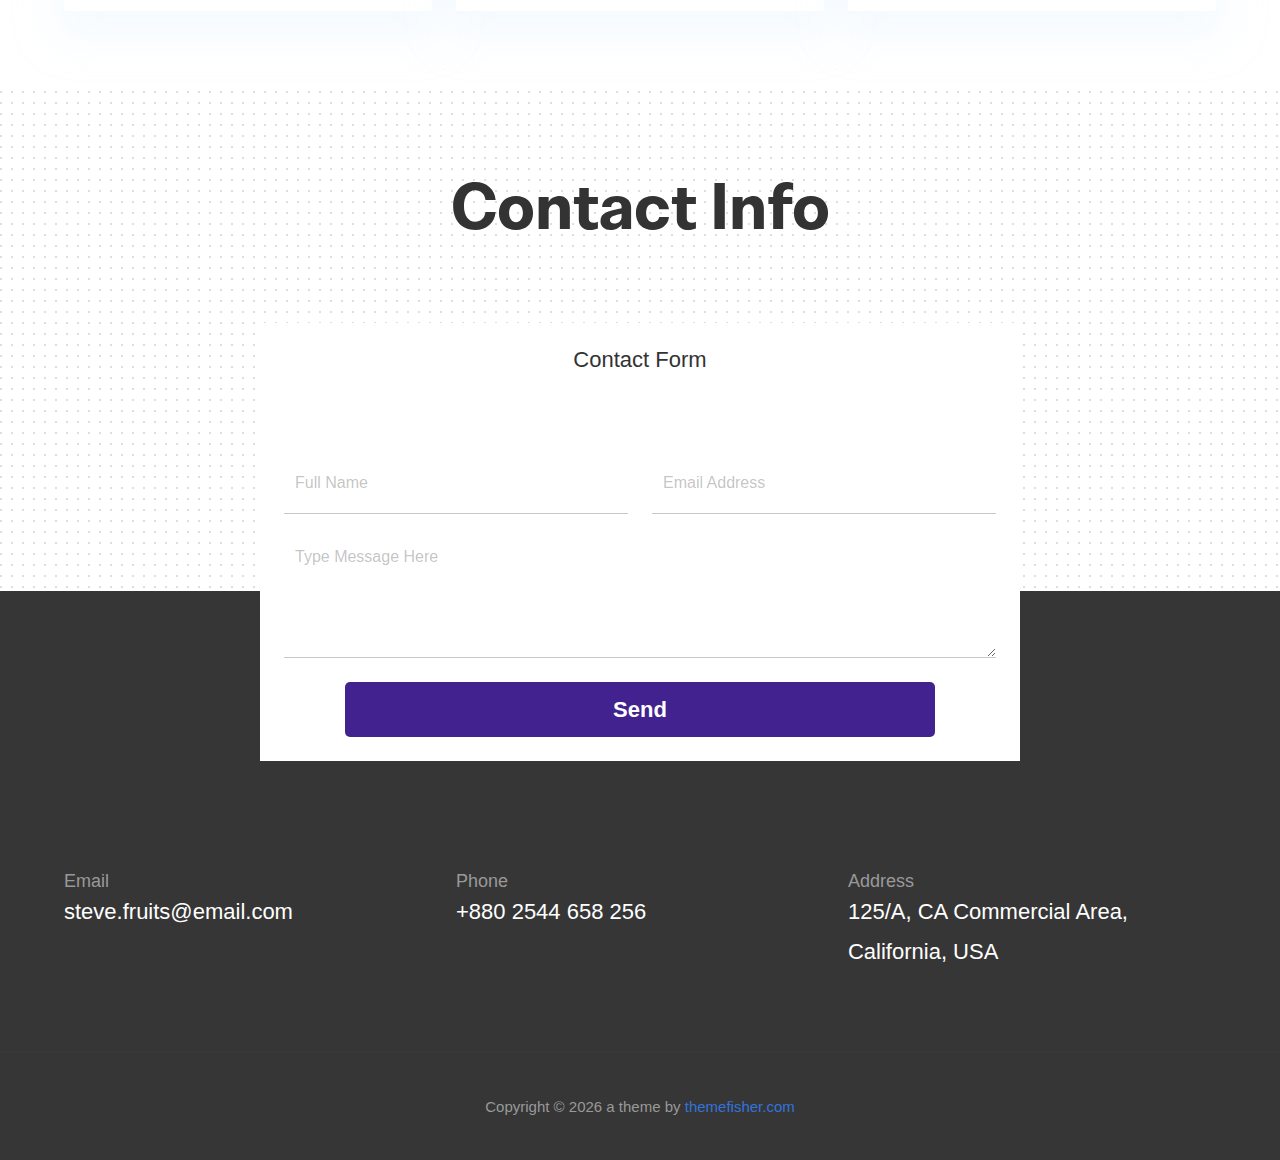
<file: blog-single.html>
<!DOCTYPE html>
<html lang="zxx">

<head>
  <meta charset="utf-8">
  <title>Kross | Portfolio Template</title>

  <!-- mobile responsive meta -->
  <meta name="viewport" content="width=device-width, initial-scale=1, maximum-scale=1">
  
  <!-- ** Plugins Needed for the Project ** -->
  <!-- bulma -->
  <link rel="stylesheet" href="plugins/bulma/bulma.min.css">
  <!-- slick slider -->
  <link rel="stylesheet" href="plugins/slick/slick.css">
  <!-- themefy-icon -->
  <link rel="stylesheet" href="plugins/themify-icons/themify-icons.css">

  <!-- Main Stylesheet -->
  <link href="css/style.css" rel="stylesheet">
  
  <!--Favicon-->
  <link rel="shortcut icon" href="images/favicon.ico" type="image/x-icon">
  <link rel="icon" href="images/favicon.ico" type="image/x-icon">

</head>

<body>
  

<header>
  <nav class="navbar is-dark is-fixed-top" role="navigation" aria-label="main navigation">
    <div class="navbar-brand">
      <a class="navbar-item" href="index.html">
        <img src="images/logo.png" width="112" height="28">
      </a>
  
      <a role="button" class="navbar-burger burger" aria-label="menu" aria-expanded="false" data-target="navigation">
        <span aria-hidden="true"></span>
        <span aria-hidden="true"></span>
        <span aria-hidden="true"></span>
      </a>
    </div>
  
    <div id="navigation" class="navbar-menu">
      <div class="navbar-end">
        <a href="index.html" class="navbar-item">Home</a>
        <a href="about.html" class="navbar-item">About</a>
        <a href="blog.html" class="navbar-item">blog</a>
        <a href="portfolio.html" class="navbar-item">portfolio</a>
        <a href="contact.html" class="navbar-item">contact</a>
      </div>
    </div>
  </nav>
</header>


<!-- page title -->
<section class="page-title has-background-primary is-relative">
  <div class="container">
    <div class="has-text-centered">
      <h1 class="has-text-white font-tertiary">Blog Single</h1>
    </div>
  </div>
  <!-- background shapes -->
  <img src="images/illustrations/page-title.png" alt="illustrations" class="bg-shape-1 w-100">
  <img src="images/illustrations/leaf-pink-round.png" alt="illustrations" class="bg-shape-2">
  <img src="images/illustrations/dots-cyan.png" alt="illustrations" class="bg-shape-3">
  <img src="images/illustrations/leaf-orange.png" alt="illustrations" class="bg-shape-4">
  <img src="images/illustrations/leaf-yellow.png" alt="illustrations" class="bg-shape-5">
  <img src="images/illustrations/dots-group-cyan.png" alt="illustrations" class="bg-shape-6">
  <img src="images/illustrations/leaf-cyan-lg.png" alt="illustrations" class="bg-shape-7">
</section>
<!-- /page title -->

<section class="section">
  <div class="container">
    <h3 class="font-tertiary mb-40">What should be the proper purpose of UI and UX design?</h3>
    <p class="font-secondary">Published on May 26, 2017 by <span class="text-primary">uixgeek</span
        class="text-primary"> on <span>UX design</span></p>
    <div class="content">
      <img src="images/blog/post-1.jpg" alt="post-thumb" class="image is-pulled-left mb-20 mr-20">
      <strong>Lorem ipsum dolor sit amet, consectetur adipisicing elit, sed do eiusmod tempor incididunt ut labore
        et dolore magna aliqua. Ut enim ad minim veniam, quis nostrud exercitation ullamco laboris nisi ut aliquip
        ex ea commodo consequat. Duis aute irure dolor in reprehenderit in voluptate velit esse cillum dolore eu
        fugiat nulla pariatur. Excepteur sint occaecat cupidatat non proident, sunt in culpa qui officia deserunt
        mollit anim id est laborum.</strong>
      <p>Lorem ipsum dolor sit amet, consectetur adipisicing elit, sed do eiusmod tempor incididunt ut labore et
        dolore magna aliqua. Ut enim ad minim veniam, quis nostrud exercitation ullamco laboris nisi ut aliquip ex
        ea commodo consequat. Duis aute irure dolor in reprehenderit in voluptate velit esse cillum dolore eu fugiat
        nulla pariatur. Excepteur sint occaecat cupidatat non proident, sunt in culpa qui officia deserunt mollit
        anim id est laborum. Sed ut perspiciatis unde omnis iste natus error sit voluptatem accusantium doloremque
        laudantium, totam rem aperiam, eaque ipsa quae ab illo inventore veritatis et quasi architecto beatae vitae
        dicta sunt explicabo. Nemo enim ipsam voluptatem quia voluptas sit aspernatur aut odit aut fugit, sed quia
        consequuntur magni dolores eos qui ratione voluptatem sequi nesciunt. Neque porro quisquam est.</p>
      <p>Lorem ipsum dolor sit amet, consectetur adipisicing elit, sed do eiusmod tempor incididunt ut labore et
        dolore magna aliqua. Ut enim ad minim veniam, quis nostrud exercitation ullamco laboris nisi ut aliquip ex
        ea commodo consequat. Duis aute irure dolor in reprehenderit in voluptate velit esse cillum dolore eu fugiat
        nulla pariatur. Excepteur sint occaecat cupidatat non proident, sunt in culpa qui officia deserunt mollit
        anim id est laborum. Sed ut perspiciatis unde omnis iste natus error sit voluptatem accusantium doloremque
        laudantium, totam rem aperiam, eaque ipsa quae ab illo inventore veritatis et quasi architecto beatae vitae
        dicta sunt explicabo. Nemo enim ipsam voluptatem quia voluptas sit aspernatur aut odit aut fugit, sed quia
        consequuntur magni dolores eos qui ratione voluptatem sequi nesciunt. Neque porro quisquam est, qui dolorem
        ipsum quia dolor sit amet, consectetur, adipisci velit, sed quia non numquam eius modi tempora incidunt ut
        labore et dolore magnam aliquam quaerat voluptatem.</p>
      <blockquote>Dolorem ipsum quia dolor sit amet, consectetur, adipisci velit, sed quia non numquam eius modi
        tempora incidunt ut labore et dolore magnam aliquam quaerat voluptatem.</blockquote>
      <p>Lorem ipsum dolor sit amet, consectetur adipisicing elit, sed do eiusmod tempor incididunt ut labore et
        dolore magna aliqua. Ut enim ad minim veniam, quis nostrud exercitation ullamco laboris nisi ut aliquip ex
        ea commodo consequat. Duis aute irure dolor in reprehenderit in voluptate velit esse cillum dolore eu fugiat
        nulla pariatur. Excepteur sint occaecat cupidatat non proident, sunt in culpa qui officia deserunt mollit
        anim id est laborum. Sed ut perspiciatis unde omnis iste natus error sit voluptatem accusantium doloremque
        laudantium, totam rem aperiam, eaque ipsa quae ab illo inventore veritatis et quasi architecto beatae vitae
        dicta sunt explicabo. Nemo enim ipsam voluptatem quia voluptas sit aspernatur aut odit aut fugit, sed quia
        consequuntur magni dolores eos qui ratione voluptatem sequi nesciunt. Neque porro quisquam est, qui dolorem
        ipsum quia dolor sit amet, consectetur, adipisci velit, sed quia non numquam eius modi tempora incidunt ut
        labore et dolore magnam aliquam quaerat voluptatem.</p>
    </div>
  </div>
</section>

<section>
  <div class="container">
    <h4 class="font-weight-bold mb-20">Comments 03</h4>
    <div class="has-background-gray mb-20 has-padding-20">
      <div class="media has-border-bottom">
        <figure class="media-left">
          <p class="image is-64x64">
            <img src="images/user-1.jpg">
          </p>
        </figure>
        <div class="media-content">
          <h5>Carole Marvin.</h5>
          <p>15 january 2015 At 10:30 pm</p>
          <p>Ne erat velit invidunt his. Eum in dicta veniam interesset, harum fuisset te nam ea cu lupta
            definitionem.</p>
          <a href="#" class="button is-link is-small">Reply</a>
          <div class="media">
            <figure class="media-left">
              <p class="image is-64x64">
                <img src="images/user-2.jpg">
              </p>
            </figure>
            <div class="media-content">
              <h5>Jaquan Rolfson.</h5>
              <p>15 january 2015 At 10:30 pm</p>
              <p>Ne erat velit invidunt his. Eum in dicta veniam interesset, harum fuisset te nam ea cu lupta
                definitionem.</p>
              <a href="#" class="button is-link is-small">Reply</a>
            </div>
          </div>
        </div>
      </div>
      <div class="media">
        <figure class="media-left">
          <p class="image is-64x64">
            <img src="images/user-1.jpg">
          </p>
        </figure>
        <div class="media-content">
          <h5>Bruce Bernier.</h5>
          <p>15 january 2015 At 10:30 pm</p>
          <p>Ne erat velit invidunt his. Eum in dicta veniam interesset, harum fuisset te nam ea cu lupta
            definitionem.</p>
          <a href="#" class="button is-link is-small">Reply</a>
        </div>
      </div>
    </div>
    <h4 class="font-weight-bold mb-10 has-border-bottom">Leave a Comment</h4>
    <form action="#" class="columns">
      <div class="column is-6-desktop">
        <input type="text" class="input" placeholder="First Name" name="fname" id="fname">
        <input type="text" class="input" placeholder="Last Name" name="lname" id="lname">
        <input type="text" class="input" placeholder="Email *" name="mail" id="mail">
      </div>
      <div class="column is-6-desktop">
        <textarea name="comment" id="comment" placeholder="Message" class="input mb-10"></textarea>
        <button type="submit" class="button is-fullwidth is-primary">Send Message</button>
      </div>
    </form>
  </div>
</section>

<!-- blog -->
<section class="section">
  <div class="container">
    <div class="has-text-centered">
      <h2 class="section-title">Similar Stories</h2>
    </div>
    <div class="columns is-multiline">
      <div class="column is-4-desktop is-6-tablet">
        <article class="card shadow">
          <figure class="image is-4by3">
            <img src="images/blog/post-3.jpg" alt="Placeholder image">
          </figure>
          <div class="card-content">
            <h4 class="mb-10"><a class="has-text-dark" href="blog-single.html">Amazon increase income 1.5 Million</a>
            </h4>
            <p class="mb-10">Lorem ipsum dolor sit amet, consectetur adipisicing elit, sed do eiusmod tempor
              incididunt ut labore et
              dolore magna aliqua.</p>
            <a href="blog-single.html" class="button is-extra-small is-primary">Read More</a>
          </div>
        </article>
      </div>
      <div class="column is-4-desktop is-6-tablet">
        <article class="card shadow">
          <figure class="image is-4by3">
            <img src="images/blog/post-4.jpg" alt="Placeholder image">
          </figure>
          <div class="card-content">
            <h4 class="mb-10"><a class="has-text-dark" href="blog-single.html">Amazon increase income 1.5 Million</a>
            </h4>
            <p class="mb-10">Lorem ipsum dolor sit amet, consectetur adipisicing elit, sed do eiusmod tempor
              incididunt ut labore et
              dolore magna aliqua.</p>
            <a href="blog-single.html" class="button is-extra-small is-primary">Read More</a>
          </div>
        </article>
      </div>
      <div class="column is-4-desktop is-6-tablet">
        <article class="card shadow">
          <figure class="image is-4by3">
            <img src="images/blog/post-6.jpg" alt="Placeholder image">
          </figure>
          <div class="card-content">
            <h4 class="mb-10"><a class="has-text-dark" href="blog-single.html">Amazon increase income 1.5 Million</a>
            </h4>
            <p class="mb-10">Lorem ipsum dolor sit amet, consectetur adipisicing elit, sed do eiusmod tempor
              incididunt ut labore et
              dolore magna aliqua.</p>
            <a href="blog-single.html" class="button is-extra-small is-primary">Read More</a>
          </div>
        </article>
      </div>
    </div>
  </div>
</section>
<!-- /blog -->

<!-- contact -->
<section class="section section-on-footer" data-background="images/backgrounds/bg-dots.png">
  <div class="container">
    <div class="has-text-centered">
      <h2 class="section-title">Contact Info</h2>
    </div>
    <div class="columns is-centered">
      <div class="column is-8-desktop">
        <div class="has-background-white card-content has-text-centered shadow-down">
          <h4 class="mb-80">Contact Form</h4>
          <form action="#" class="columns is-multiline is-centered">
            <div class="column is-6-tablet">
              <input type="text" id="name" name="name" placeholder="Full Name" class="input">
            </div>
            <div class="column is-6-tablet">
              <input type="email" id="email" name="email" placeholder="Email Address" class="input">
            </div>
            <div class="column is-full">
              <textarea name="message" id="message" class="input"
                placeholder="Type Message Here"></textarea>
            </div>
            <div class="column is-6-tablet is-10">
              <button class="button is-primary is-fullwidth">send</button>
            </div>
          </form>
        </div>
      </div>
    </div>
  </div>
</section>
<!-- /contact -->

<!-- footer -->
<footer class="has-background-dark footer-section">
  <div class="section">
    <div class="container">
      <div class="columns">
        <div class="column is-4-tablet">
          <h5 class="has-text-light">Email</h5>
          <p class="has-text-white paragraph-lg font-secondary">steve.fruits@email.com</p>
        </div>
        <div class="column is-4-tablet">
          <h5 class="has-text-light">Phone</h5>
          <p class="has-text-white paragraph-lg font-secondary">+880 2544 658 256</p>
        </div>
        <div class="column is-4-tablet">
          <h5 class="has-text-light">Address</h5>
          <p class="has-text-white paragraph-lg font-secondary">125/A, CA Commercial Area, California, USA</p>
        </div>
      </div>
    </div>
  </div>
  <div class="section is-small has-text-centered has-border-top is-border-dark">
    <p class="has-text-light">Copyright ©
      <script>
        var CurrentYear = new Date().getFullYear()
        document.write(CurrentYear)
      </script> a theme by <a href="themefisher.com">themefisher.com</a></p>
  </div>
</footer>
<!-- /footer -->

<!-- jQuery -->
<script src="plugins/jQuery/jquery.min.js"></script>
<!-- slick slider -->
<script src="plugins/slick/slick.min.js"></script>
<!-- filter -->
<script src="plugins/shuffle/shuffle.min.js"></script>

<!-- Main Script -->
<script src="js/script.js"></script>

</body>
</html>
</file>
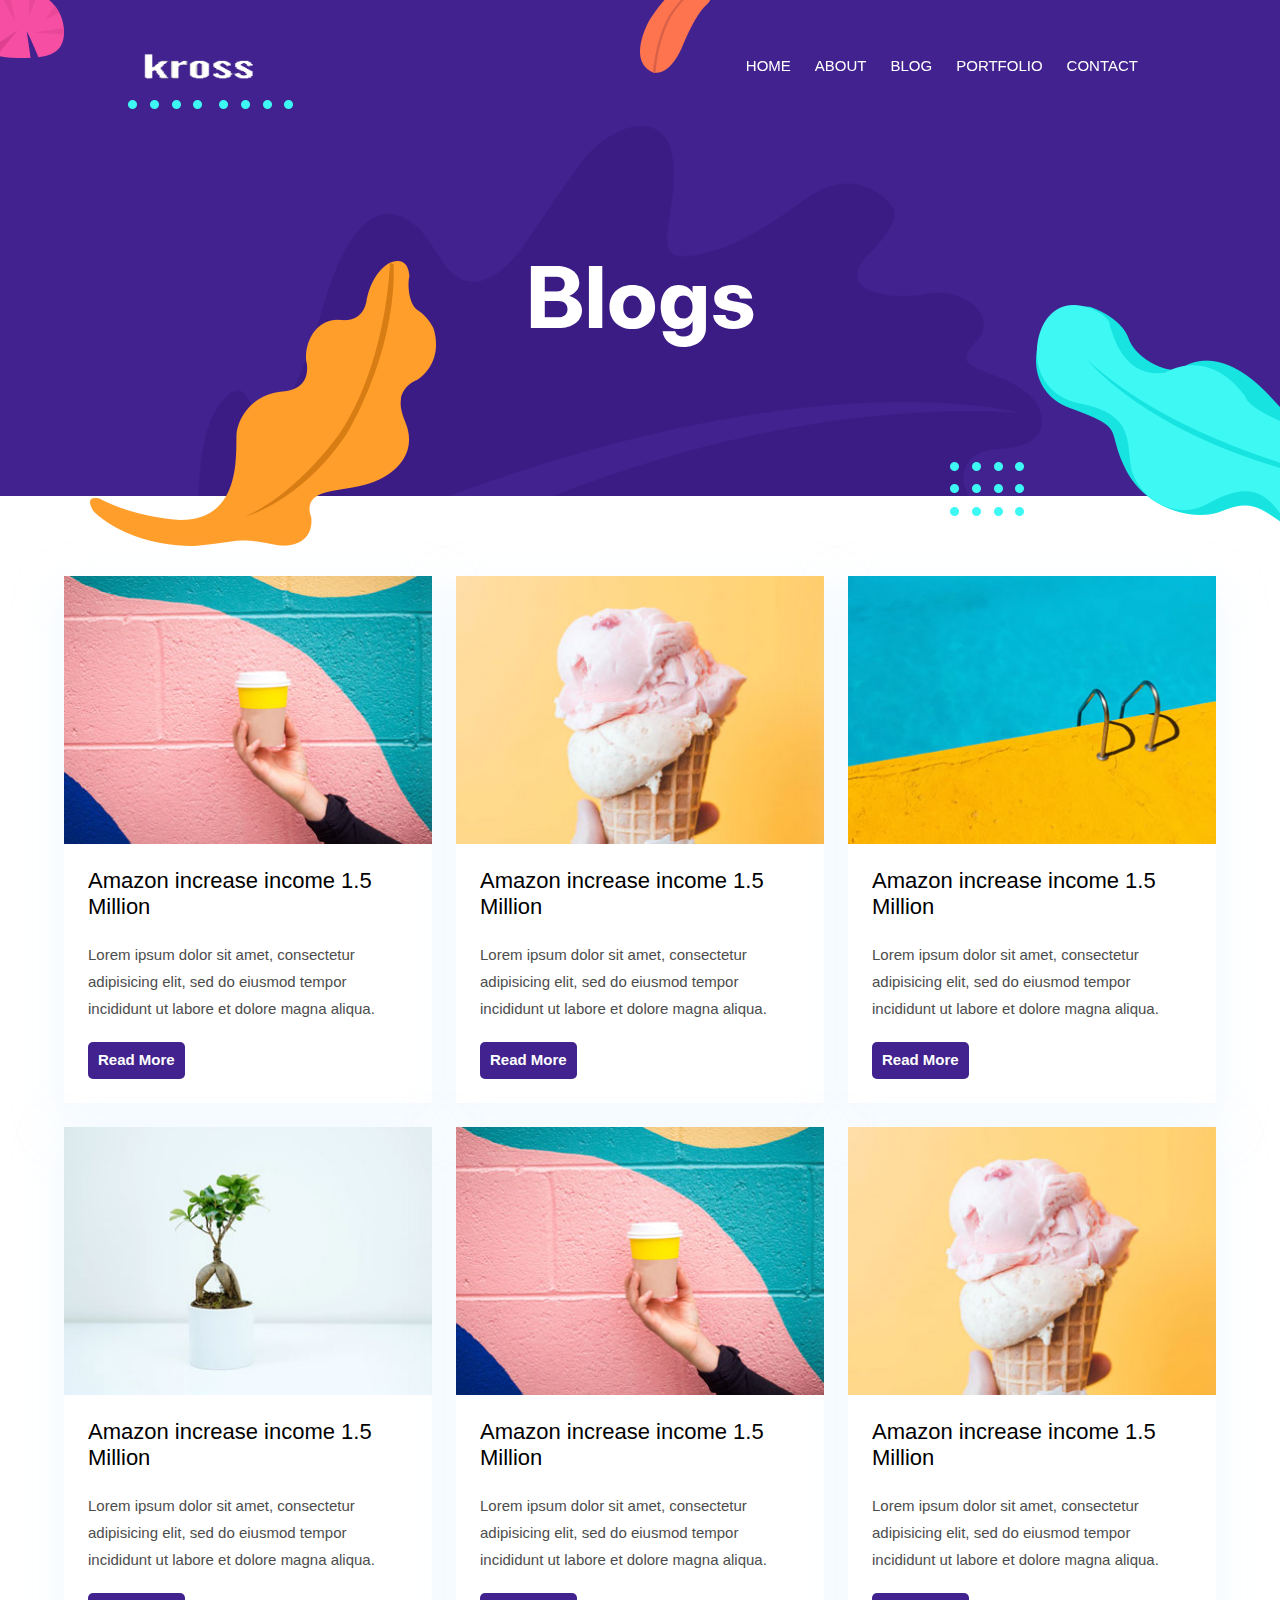
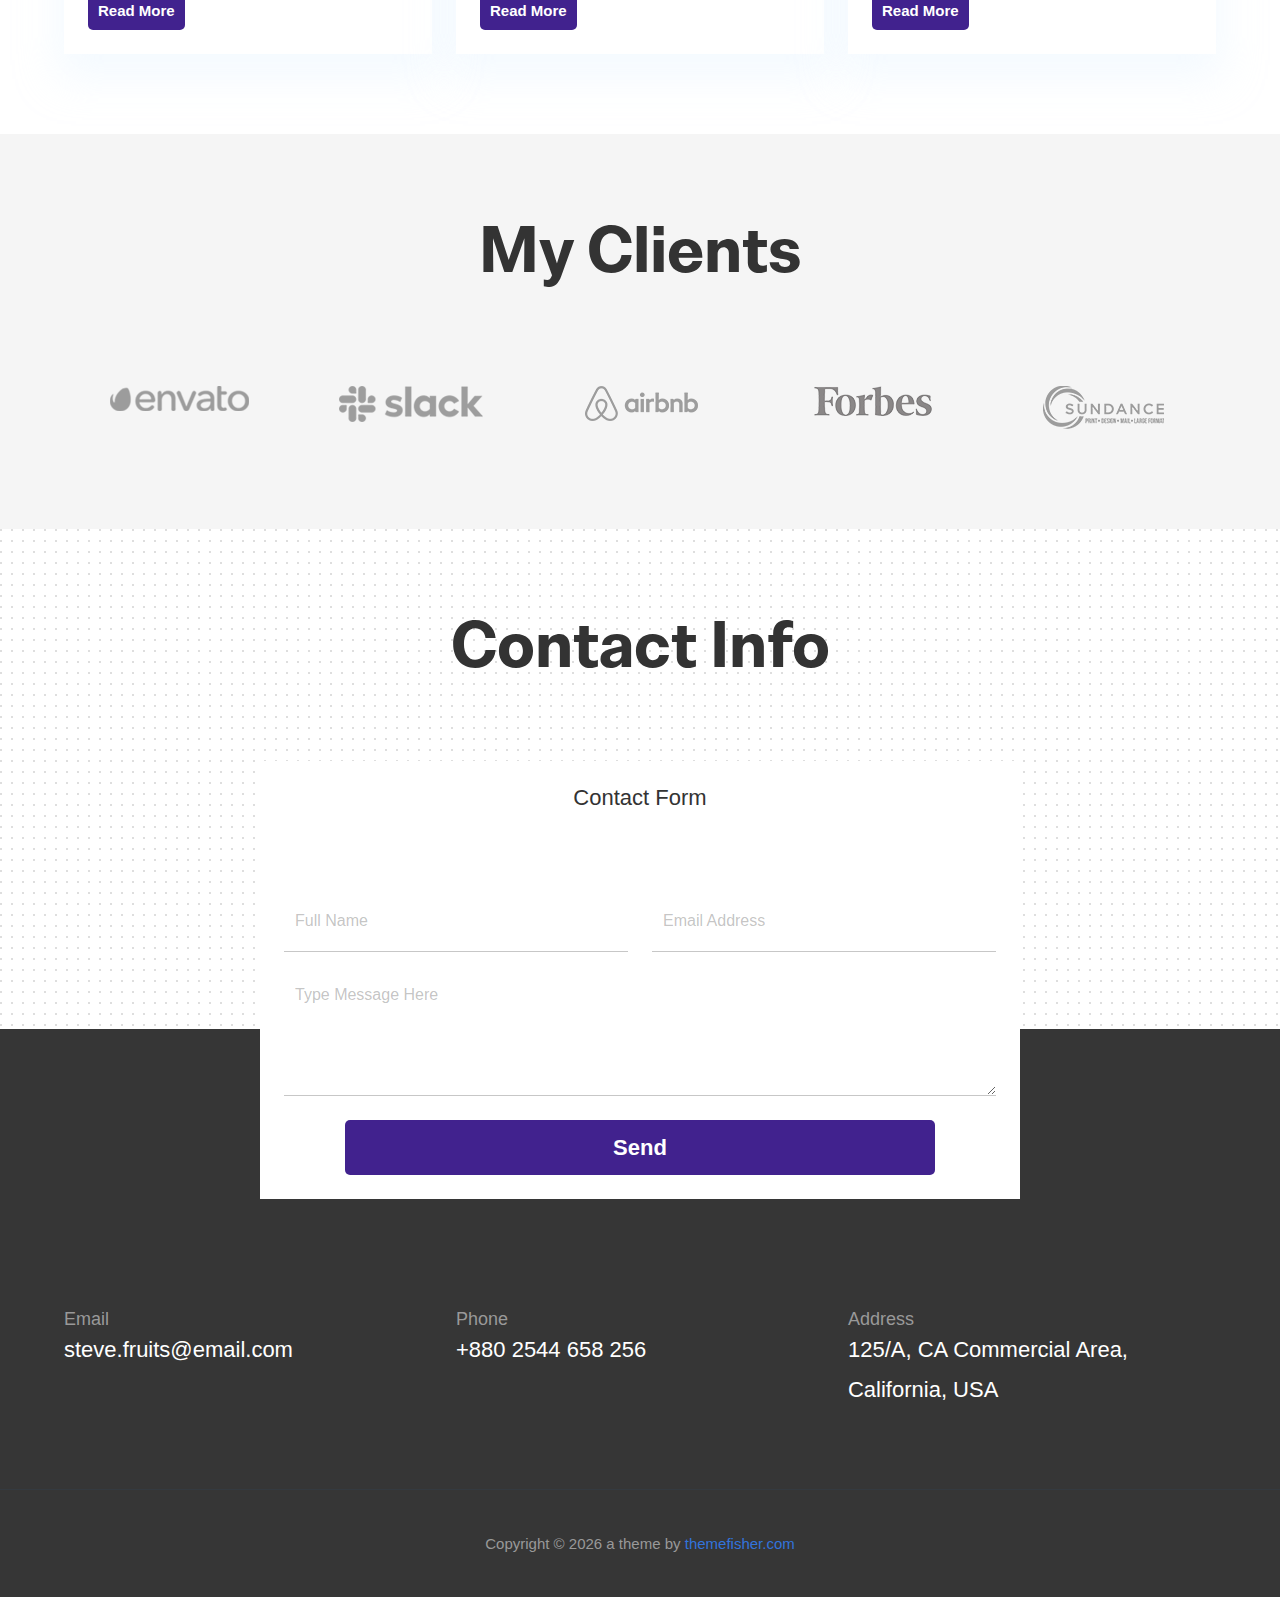
<file: blog.html>
<!DOCTYPE html>
<html lang="zxx">

<head>
  <meta charset="utf-8">
  <title>Kross | Portfolio Template</title>

  <!-- mobile responsive meta -->
  <meta name="viewport" content="width=device-width, initial-scale=1, maximum-scale=1">
  
  <!-- ** Plugins Needed for the Project ** -->
  <!-- bulma -->
  <link rel="stylesheet" href="plugins/bulma/bulma.min.css">
  <!-- slick slider -->
  <link rel="stylesheet" href="plugins/slick/slick.css">
  <!-- themefy-icon -->
  <link rel="stylesheet" href="plugins/themify-icons/themify-icons.css">

  <!-- Main Stylesheet -->
  <link href="css/style.css" rel="stylesheet">
  
  <!--Favicon-->
  <link rel="shortcut icon" href="images/favicon.ico" type="image/x-icon">
  <link rel="icon" href="images/favicon.ico" type="image/x-icon">

</head>

<body>
  

<header>
  <nav class="navbar is-dark is-fixed-top" role="navigation" aria-label="main navigation">
    <div class="navbar-brand">
      <a class="navbar-item" href="index.html">
        <img src="images/logo.png" width="112" height="28">
      </a>
  
      <a role="button" class="navbar-burger burger" aria-label="menu" aria-expanded="false" data-target="navigation">
        <span aria-hidden="true"></span>
        <span aria-hidden="true"></span>
        <span aria-hidden="true"></span>
      </a>
    </div>
  
    <div id="navigation" class="navbar-menu">
      <div class="navbar-end">
        <a href="index.html" class="navbar-item">Home</a>
        <a href="about.html" class="navbar-item">About</a>
        <a href="blog.html" class="navbar-item">blog</a>
        <a href="portfolio.html" class="navbar-item">portfolio</a>
        <a href="contact.html" class="navbar-item">contact</a>
      </div>
    </div>
  </nav>
</header>

<!-- page title -->
<section class="page-title has-background-primary is-relative">
  <div class="container">
    <div class="has-text-centered">
      <h1 class="has-text-white font-tertiary">Blogs</h1>
    </div>
  </div>
  <!-- background shapes -->
  <img src="images/illustrations/page-title.png" alt="illustrations" class="bg-shape-1 w-100">
  <img src="images/illustrations/leaf-pink-round.png" alt="illustrations" class="bg-shape-2">
  <img src="images/illustrations/dots-cyan.png" alt="illustrations" class="bg-shape-3">
  <img src="images/illustrations/leaf-orange.png" alt="illustrations" class="bg-shape-4">
  <img src="images/illustrations/leaf-yellow.png" alt="illustrations" class="bg-shape-5">
  <img src="images/illustrations/dots-group-cyan.png" alt="illustrations" class="bg-shape-6">
  <img src="images/illustrations/leaf-cyan-lg.png" alt="illustrations" class="bg-shape-7">
</section>
<!-- /page title -->

<!-- blog -->
<section class="section">
  <div class="container">
    <div class="columns is-multiline">
      <div class="column is-4-desktop is-6-tablet">
        <article class="card shadow">
          <img class="image is-full" src="images/blog/post-5.jpg" alt="post-thumb">
          <div class="card-content">
            <h4 class="mb-20"><a class="has-text-dark" href="blog-single.html">Amazon increase income 1.5 Million</a>
            </h4>
            <p class="mb-20">Lorem ipsum dolor sit amet, consectetur adipisicing elit, sed do eiusmod tempor
              incididunt ut labore et
              dolore magna aliqua.</p>
            <a href="blog-single.html" class="button is-primary is-extra-small">Read More</a>
          </div>
        </article>
      </div>
      <div class="column is-4-desktop is-6-tablet">
        <article class="card shadow">
          <img class="image is-full" src="images/blog/post-2.jpg" alt="post-thumb">
          <div class="card-content">
            <h4 class="mb-20"><a class="has-text-dark" href="blog-single.html">Amazon increase income 1.5 Million</a>
            </h4>
            <p class="mb-20">Lorem ipsum dolor sit amet, consectetur adipisicing elit, sed do eiusmod tempor
              incididunt ut labore et
              dolore magna aliqua.</p>
            <a href="blog-single.html" class="button is-primary is-extra-small">Read More</a>
          </div>
        </article>
      </div>
      <div class="column is-4-desktop is-6-tablet">
        <article class="card shadow">
          <img class="image is-full" src="images/blog/post-3.jpg" alt="post-thumb">
          <div class="card-content">
            <h4 class="mb-20"><a class="has-text-dark" href="blog-single.html">Amazon increase income 1.5 Million</a>
            </h4>
            <p class="mb-20">Lorem ipsum dolor sit amet, consectetur adipisicing elit, sed do eiusmod tempor
              incididunt ut labore et
              dolore magna aliqua.</p>
            <a href="blog-single.html" class="button is-primary is-extra-small">Read More</a>
          </div>
        </article>
      </div>
      <div class="column is-4-desktop is-6-tablet">
        <article class="card shadow">
          <img class="image is-full" src="images/blog/post-4.jpg" alt="post-thumb">
          <div class="card-content">
            <h4 class="mb-20"><a class="has-text-dark" href="blog-single.html">Amazon increase income 1.5 Million</a>
            </h4>
            <p class="mb-20">Lorem ipsum dolor sit amet, consectetur adipisicing elit, sed do eiusmod tempor
              incididunt ut labore et
              dolore magna aliqua.</p>
            <a href="blog-single.html" class="button is-primary is-extra-small">Read More</a>
          </div>
        </article>
      </div>
      <div class="column is-4-desktop is-6-tablet">
        <article class="card shadow">
          <img class="image is-full" src="images/blog/post-5.jpg" alt="post-thumb">
          <div class="card-content">
            <h4 class="mb-20"><a class="has-text-dark" href="blog-single.html">Amazon increase income 1.5 Million</a>
            </h4>
            <p class="mb-20">Lorem ipsum dolor sit amet, consectetur adipisicing elit, sed do eiusmod tempor
              incididunt ut labore et
              dolore magna aliqua.</p>
            <a href="blog-single.html" class="button is-primary is-extra-small">Read More</a>
          </div>
        </article>
      </div>
      <div class="column is-4-desktop is-6-tablet">
        <article class="card shadow">
          <img class="image is-full" src="images/blog/post-2.jpg" alt="post-thumb">
          <div class="card-content">
            <h4 class="mb-20"><a class="has-text-dark" href="blog-single.html">Amazon increase income 1.5 Million</a>
            </h4>
            <p class="mb-20">Lorem ipsum dolor sit amet, consectetur adipisicing elit, sed do eiusmod tempor
              incididunt ut labore et
              dolore magna aliqua.</p>
            <a href="blog-single.html" class="button is-primary is-extra-small">Read More</a>
          </div>
        </article>
      </div>
    </div>
  </div>
</section>
<!-- /blog -->

<!-- clients -->
<section class="section has-background-light">
  <div class="container">
    <div class="has-text-centered">
      <h2 class="section-title">My Clients</h2>
    </div>
    <div class="client-logo-slider is-flex is-vcentered">
      <a href="#" class="has-text-centered is-block outline-0 has-padding-20"><img class="d-unset image"
          src="images/clients-logo/client-logo-1.png" alt="client-logo"></a>
      <a href="#" class="has-text-centered is-block outline-0 has-padding-20"><img class="d-unset image"
          src="images/clients-logo/client-logo-2.png" alt="client-logo"></a>
      <a href="#" class="has-text-centered is-block outline-0 has-padding-20"><img class="d-unset image"
          src="images/clients-logo/client-logo-3.png" alt="client-logo"></a>
      <a href="#" class="has-text-centered is-block outline-0 has-padding-20"><img class="d-unset image"
          src="images/clients-logo/client-logo-4.png" alt="client-logo"></a>
      <a href="#" class="has-text-centered is-block outline-0 has-padding-20"><img class="d-unset image"
          src="images/clients-logo/client-logo-5.png" alt="client-logo"></a>
      <a href="#" class="has-text-centered is-block outline-0 has-padding-20"><img class="d-unset image"
          src="images/clients-logo/client-logo-1.png" alt="client-logo"></a>
      <a href="#" class="has-text-centered is-block outline-0 has-padding-20"><img class="d-unset image"
          src="images/clients-logo/client-logo-2.png" alt="client-logo"></a>
      <a href="#" class="has-text-centered is-block outline-0 has-padding-20"><img class="d-unset image"
          src="images/clients-logo/client-logo-3.png" alt="client-logo"></a>
      <a href="#" class="has-text-centered is-block outline-0 has-padding-20"><img class="d-unset image"
          src="images/clients-logo/client-logo-4.png" alt="client-logo"></a>
      <a href="#" class="has-text-centered is-block outline-0 has-padding-20"><img class="d-unset image"
          src="images/clients-logo/client-logo-5.png" alt="client-logo"></a>
    </div>
  </div>
</section>
<!-- /clients -->

<!-- contact -->
<section class="section section-on-footer" data-background="images/backgrounds/bg-dots.png">
  <div class="container">
    <div class="has-text-centered">
      <h2 class="section-title">Contact Info</h2>
    </div>
    <div class="columns is-centered">
      <div class="column is-8-desktop">
        <div class="has-background-white card-content has-text-centered shadow-down">
          <h4 class="mb-80">Contact Form</h4>
          <form action="#" class="columns is-multiline is-centered">
            <div class="column is-6-tablet">
              <input type="text" id="name" name="name" placeholder="Full Name" class="input">
            </div>
            <div class="column is-6-tablet">
              <input type="email" id="email" name="email" placeholder="Email Address" class="input">
            </div>
            <div class="column is-full">
              <textarea name="message" id="message" class="input"
                placeholder="Type Message Here"></textarea>
            </div>
            <div class="column is-6-tablet is-10">
              <button class="button is-primary is-fullwidth">send</button>
            </div>
          </form>
        </div>
      </div>
    </div>
  </div>
</section>
<!-- /contact -->

<!-- footer -->
<footer class="has-background-dark footer-section">
  <div class="section">
    <div class="container">
      <div class="columns">
        <div class="column is-4-tablet">
          <h5 class="has-text-light">Email</h5>
          <p class="has-text-white paragraph-lg font-secondary">steve.fruits@email.com</p>
        </div>
        <div class="column is-4-tablet">
          <h5 class="has-text-light">Phone</h5>
          <p class="has-text-white paragraph-lg font-secondary">+880 2544 658 256</p>
        </div>
        <div class="column is-4-tablet">
          <h5 class="has-text-light">Address</h5>
          <p class="has-text-white paragraph-lg font-secondary">125/A, CA Commercial Area, California, USA</p>
        </div>
      </div>
    </div>
  </div>
  <div class="section is-small has-text-centered has-border-top is-border-dark">
    <p class="has-text-light">Copyright ©
      <script>
        var CurrentYear = new Date().getFullYear()
        document.write(CurrentYear)
      </script> a theme by <a href="themefisher.com">themefisher.com</a></p>
  </div>
</footer>
<!-- /footer -->

<!-- jQuery -->
<script src="plugins/jQuery/jquery.min.js"></script>
<!-- slick slider -->
<script src="plugins/slick/slick.min.js"></script>
<!-- filter -->
<script src="plugins/shuffle/shuffle.min.js"></script>

<!-- Main Script -->
<script src="js/script.js"></script>

</body>
</html>
</file>
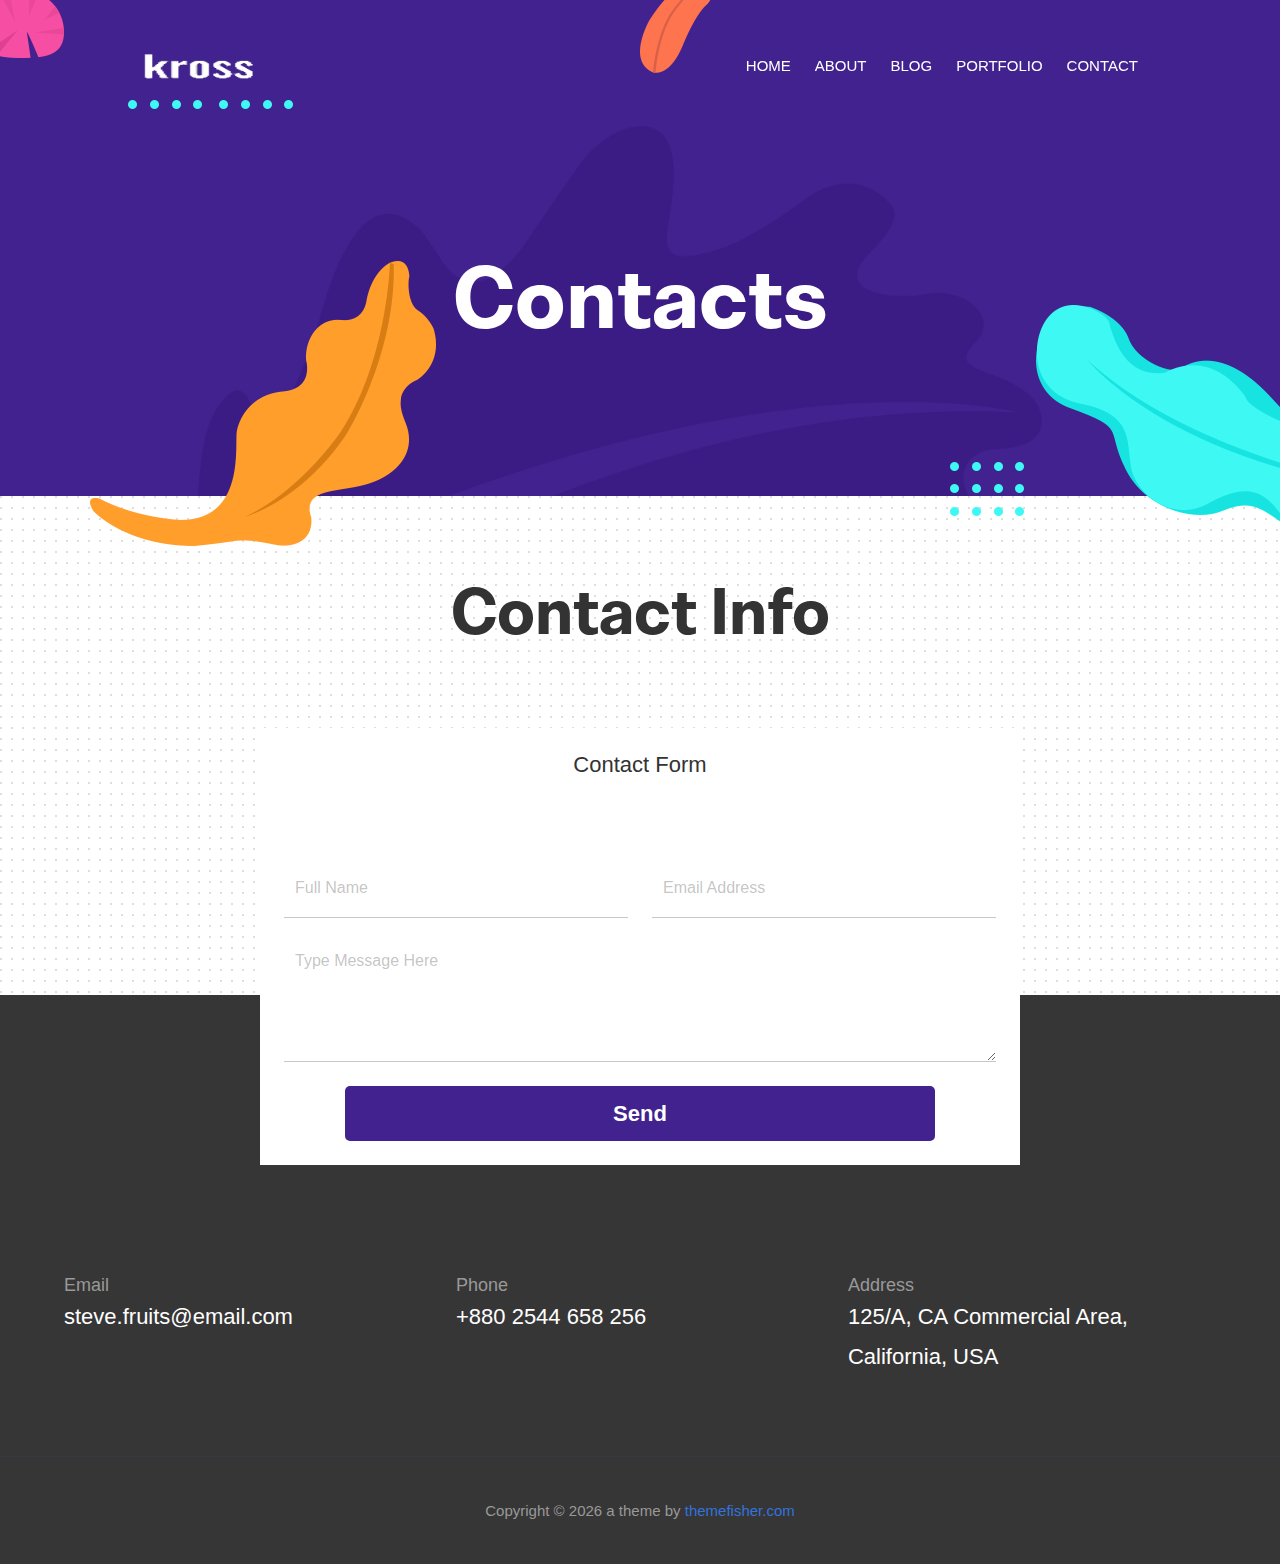
<file: contact.html>
<!DOCTYPE html>
<html lang="zxx">

<head>
  <meta charset="utf-8">
  <title>Kross | Portfolio Template</title>

  <!-- mobile responsive meta -->
  <meta name="viewport" content="width=device-width, initial-scale=1, maximum-scale=1">
  
  <!-- ** Plugins Needed for the Project ** -->
  <!-- bulma -->
  <link rel="stylesheet" href="plugins/bulma/bulma.min.css">
  <!-- slick slider -->
  <link rel="stylesheet" href="plugins/slick/slick.css">
  <!-- themefy-icon -->
  <link rel="stylesheet" href="plugins/themify-icons/themify-icons.css">

  <!-- Main Stylesheet -->
  <link href="css/style.css" rel="stylesheet">
  
  <!--Favicon-->
  <link rel="shortcut icon" href="images/favicon.ico" type="image/x-icon">
  <link rel="icon" href="images/favicon.ico" type="image/x-icon">

</head>

<body>
  

<header>
  <nav class="navbar is-dark is-fixed-top" role="navigation" aria-label="main navigation">
    <div class="navbar-brand">
      <a class="navbar-item" href="index.html">
        <img src="images/logo.png" width="112" height="28">
      </a>
  
      <a role="button" class="navbar-burger burger" aria-label="menu" aria-expanded="false" data-target="navigation">
        <span aria-hidden="true"></span>
        <span aria-hidden="true"></span>
        <span aria-hidden="true"></span>
      </a>
    </div>
  
    <div id="navigation" class="navbar-menu">
      <div class="navbar-end">
        <a href="index.html" class="navbar-item">Home</a>
        <a href="about.html" class="navbar-item">About</a>
        <a href="blog.html" class="navbar-item">blog</a>
        <a href="portfolio.html" class="navbar-item">portfolio</a>
        <a href="contact.html" class="navbar-item">contact</a>
      </div>
    </div>
  </nav>
</header>

<!-- page title -->
<section class="page-title has-background-primary is-relative">
  <div class="container">
    <div class="has-text-centered">
      <h1 class="has-text-white font-tertiary">Contacts</h1>
    </div>
  </div>
  <!-- background shapes -->
  <img src="images/illustrations/page-title.png" alt="illustrations" class="bg-shape-1 w-100">
  <img src="images/illustrations/leaf-pink-round.png" alt="illustrations" class="bg-shape-2">
  <img src="images/illustrations/dots-cyan.png" alt="illustrations" class="bg-shape-3">
  <img src="images/illustrations/leaf-orange.png" alt="illustrations" class="bg-shape-4">
  <img src="images/illustrations/leaf-yellow.png" alt="illustrations" class="bg-shape-5">
  <img src="images/illustrations/dots-group-cyan.png" alt="illustrations" class="bg-shape-6">
  <img src="images/illustrations/leaf-cyan-lg.png" alt="illustrations" class="bg-shape-7">
</section>
<!-- /page title -->

<!-- contact -->
<section class="section section-on-footer" data-background="images/backgrounds/bg-dots.png">
  <div class="container">
    <div class="has-text-centered">
      <h2 class="section-title">Contact Info</h2>
    </div>
    <div class="columns is-centered">
      <div class="column is-8-desktop">
        <div class="has-background-white card-content has-text-centered shadow-down">
          <h4 class="mb-80">Contact Form</h4>
          <form action="#" class="columns is-multiline is-centered">
            <div class="column is-6-tablet">
              <input type="text" id="name" name="name" placeholder="Full Name" class="input">
            </div>
            <div class="column is-6-tablet">
              <input type="email" id="email" name="email" placeholder="Email Address" class="input">
            </div>
            <div class="column is-full">
              <textarea name="message" id="message" class="input"
                placeholder="Type Message Here"></textarea>
            </div>
            <div class="column is-6-tablet is-10">
              <button class="button is-primary is-fullwidth">send</button>
            </div>
          </form>
        </div>
      </div>
    </div>
  </div>
</section>
<!-- /contact -->

<!-- footer -->
<footer class="has-background-dark footer-section">
  <div class="section">
    <div class="container">
      <div class="columns">
        <div class="column is-4-tablet">
          <h5 class="has-text-light">Email</h5>
          <p class="has-text-white paragraph-lg font-secondary">steve.fruits@email.com</p>
        </div>
        <div class="column is-4-tablet">
          <h5 class="has-text-light">Phone</h5>
          <p class="has-text-white paragraph-lg font-secondary">+880 2544 658 256</p>
        </div>
        <div class="column is-4-tablet">
          <h5 class="has-text-light">Address</h5>
          <p class="has-text-white paragraph-lg font-secondary">125/A, CA Commercial Area, California, USA</p>
        </div>
      </div>
    </div>
  </div>
  <div class="section is-small has-text-centered has-border-top is-border-dark">
    <p class="has-text-light">Copyright ©
      <script>
        var CurrentYear = new Date().getFullYear()
        document.write(CurrentYear)
      </script> a theme by <a href="themefisher.com">themefisher.com</a></p>
  </div>
</footer>
<!-- /footer -->

<!-- jQuery -->
<script src="plugins/jQuery/jquery.min.js"></script>
<!-- slick slider -->
<script src="plugins/slick/slick.min.js"></script>
<!-- filter -->
<script src="plugins/shuffle/shuffle.min.js"></script>

<!-- Main Script -->
<script src="js/script.js"></script>

</body>
</html>
</file>
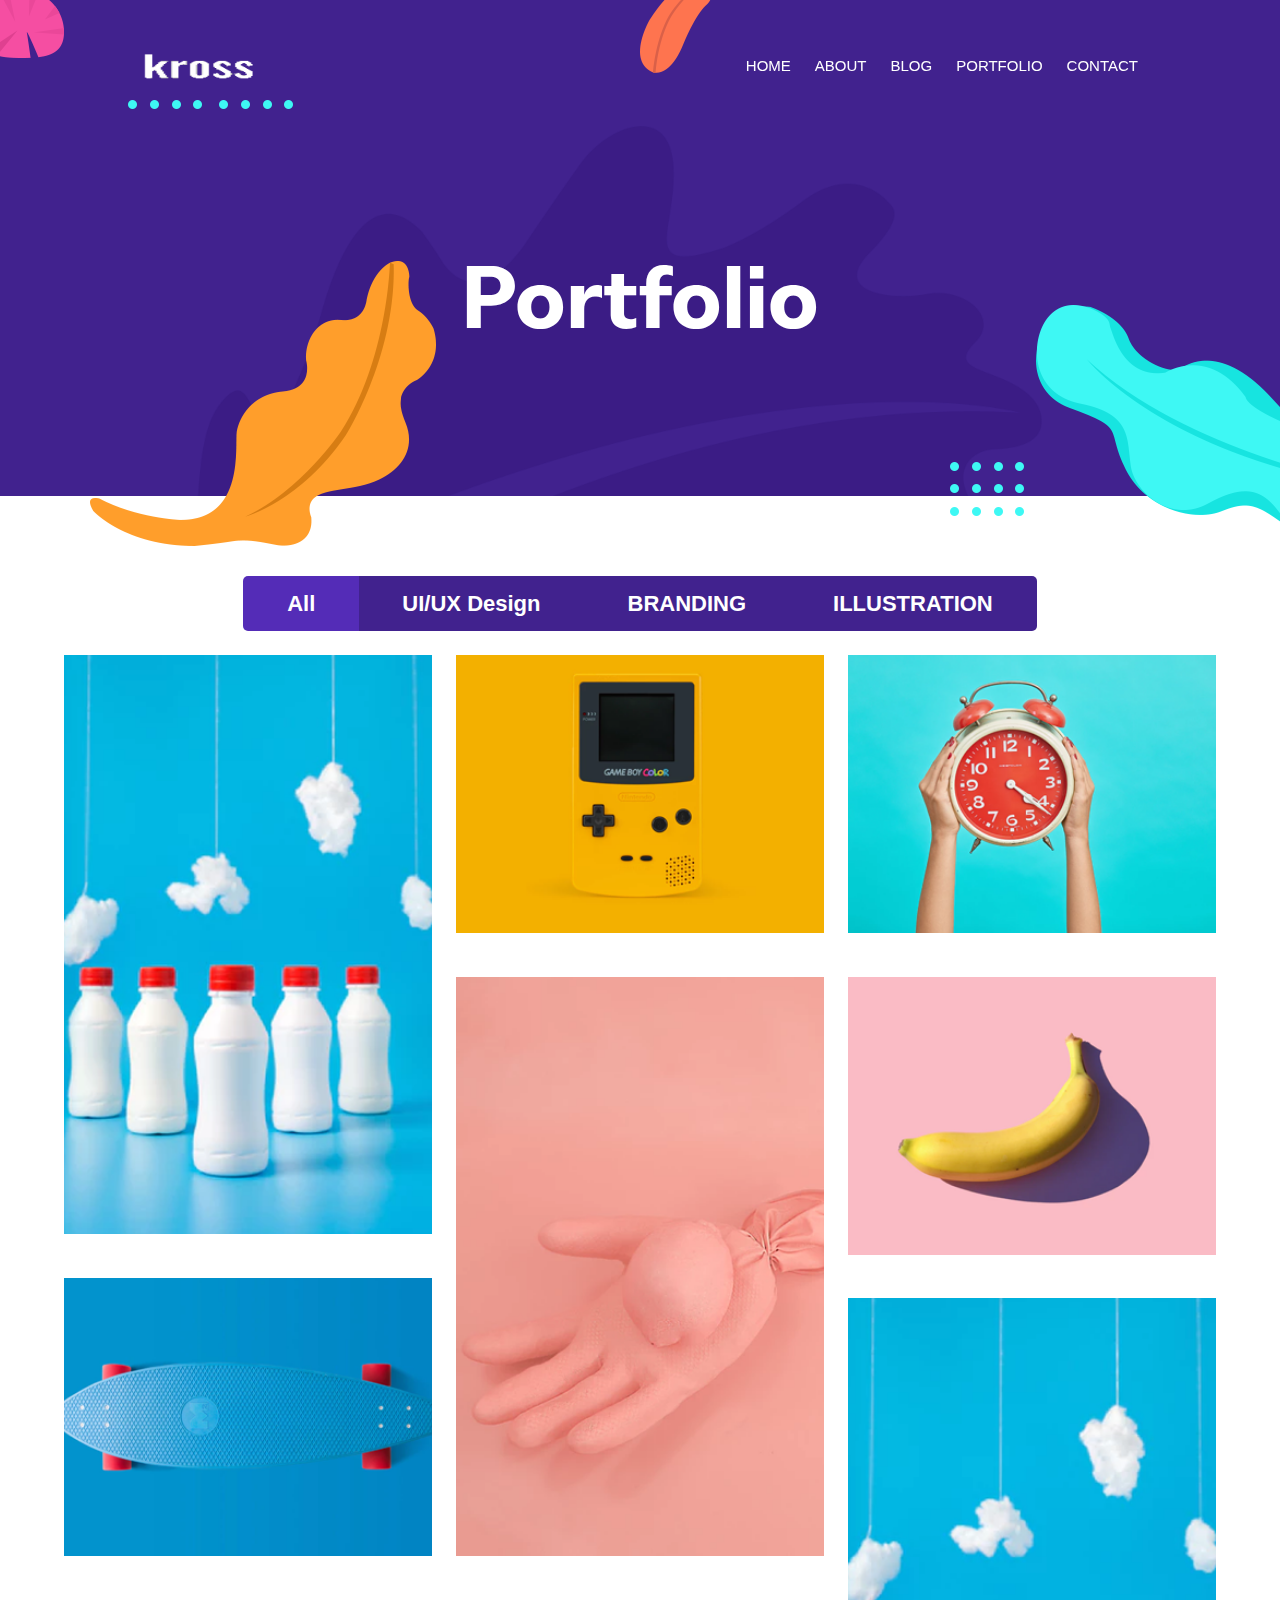
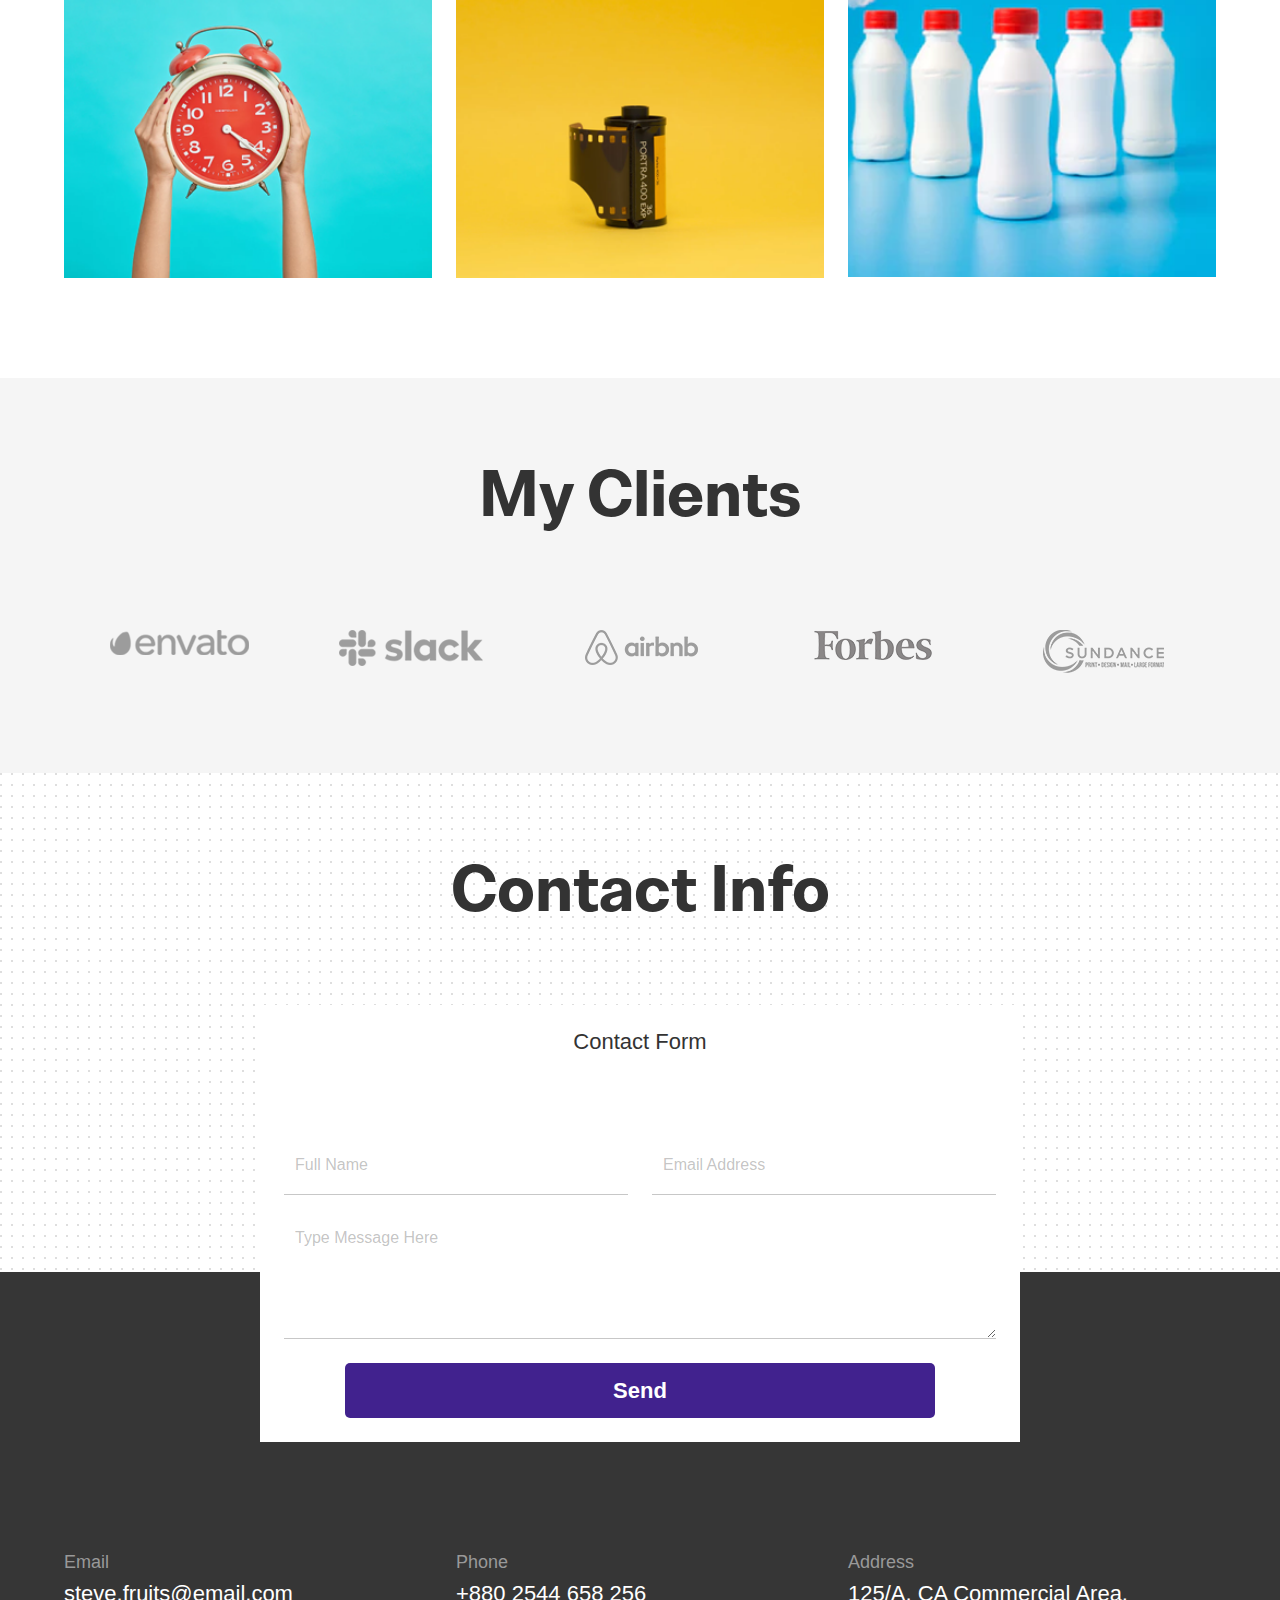
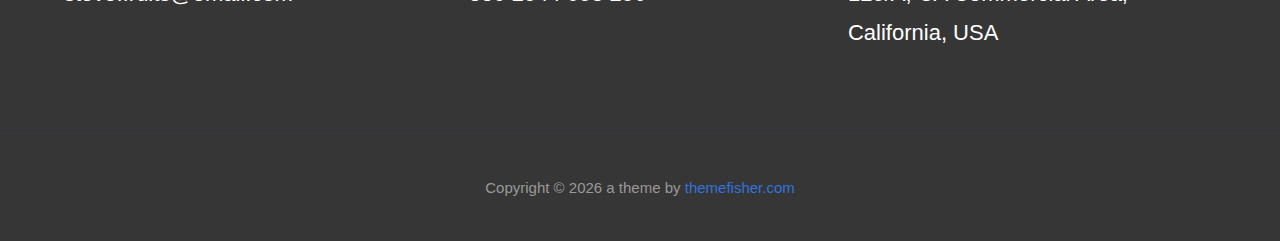
<file: portfolio.html>
<!DOCTYPE html>
<html lang="zxx">

<head>
  <meta charset="utf-8">
  <title>Kross | Portfolio Template</title>

  <!-- mobile responsive meta -->
  <meta name="viewport" content="width=device-width, initial-scale=1, maximum-scale=1">
  
  <!-- ** Plugins Needed for the Project ** -->
  <!-- bulma -->
  <link rel="stylesheet" href="plugins/bulma/bulma.min.css">
  <!-- slick slider -->
  <link rel="stylesheet" href="plugins/slick/slick.css">
  <!-- themefy-icon -->
  <link rel="stylesheet" href="plugins/themify-icons/themify-icons.css">

  <!-- Main Stylesheet -->
  <link href="css/style.css" rel="stylesheet">
  
  <!--Favicon-->
  <link rel="shortcut icon" href="images/favicon.ico" type="image/x-icon">
  <link rel="icon" href="images/favicon.ico" type="image/x-icon">

</head>

<body>
  

<header>
  <nav class="navbar is-dark is-fixed-top" role="navigation" aria-label="main navigation">
    <div class="navbar-brand">
      <a class="navbar-item" href="index.html">
        <img src="images/logo.png" width="112" height="28">
      </a>
  
      <a role="button" class="navbar-burger burger" aria-label="menu" aria-expanded="false" data-target="navigation">
        <span aria-hidden="true"></span>
        <span aria-hidden="true"></span>
        <span aria-hidden="true"></span>
      </a>
    </div>
  
    <div id="navigation" class="navbar-menu">
      <div class="navbar-end">
        <a href="index.html" class="navbar-item">Home</a>
        <a href="about.html" class="navbar-item">About</a>
        <a href="blog.html" class="navbar-item">blog</a>
        <a href="portfolio.html" class="navbar-item">portfolio</a>
        <a href="contact.html" class="navbar-item">contact</a>
      </div>
    </div>
  </nav>
</header>

<!-- page title -->
<section class="page-title has-background-primary is-relative">
  <div class="container">
    <div class="has-text-centered">
      <h1 class="has-text-white font-tertiary">Portfolio</h1>
    </div>
  </div>
  <!-- background shapes -->
  <img src="images/illustrations/page-title.png" alt="illustrations" class="bg-shape-1 w-100">
  <img src="images/illustrations/leaf-pink-round.png" alt="illustrations" class="bg-shape-2">
  <img src="images/illustrations/dots-cyan.png" alt="illustrations" class="bg-shape-3">
  <img src="images/illustrations/leaf-orange.png" alt="illustrations" class="bg-shape-4">
  <img src="images/illustrations/leaf-yellow.png" alt="illustrations" class="bg-shape-5">
  <img src="images/illustrations/dots-group-cyan.png" alt="illustrations" class="bg-shape-6">
  <img src="images/illustrations/leaf-cyan-lg.png" alt="illustrations" class="bg-shape-7">
</section>
<!-- /page title -->

<!-- portfolio -->
<section class="section">
  <div class="container">
    <!-- filter menu -->
    <div class="buttons has-addons is-centered filter-menu">
      <label class="button is-primary is-active">
        <input type="radio" name="shuffle-filter" value="all" checked="checked" />All
      </label>
      <label class="button is-primary">
        <input type="radio" name="shuffle-filter" value="design" />UI/UX Design
      </label>
      <label class="button is-primary">
        <input type="radio" name="shuffle-filter" value="branding" />BRANDING
      </label>
      <label class="button is-primary">
        <input type="radio" name="shuffle-filter" value="illustration" />ILLUSTRATION
      </label>
    </div>
    <!-- /filter menu -->

    <div class="columns shuffle-wrapper">
      <div class="column is-4-desktop is-6-tablet mb-20 shuffle-item" data-groups="[&quot;design&quot;,&quot;illustration&quot;]">
        <div class="is-relative hover-wrapper">
          <img src="images/portfolio/item-1.png" alt="portfolio-image" class="image is-full is-block">
          <div class="hover-overlay">
            <div class="hover-content">
              <a class="button is-light is-small" href="project-single.html">view project</a>
            </div>
          </div>
        </div>
      </div>
      <div class="column is-4-desktop is-6-tablet mb-20 shuffle-item" data-groups="[&quot;branding&quot;]">
        <div class="is-relative hover-wrapper">
          <img src="images/portfolio/item-2.png" alt="portfolio-image" class="image is-full is-block">
          <div class="hover-overlay">
            <div class="hover-content">
              <a class="button is-light is-small" href="project-single.html">view project</a>
            </div>
          </div>
        </div>
      </div>
      <div class="column is-4-desktop is-6-tablet mb-20 shuffle-item" data-groups="[&quot;illustration&quot;]">
        <div class="is-relative hover-wrapper">
          <img src="images/portfolio/item-3.png" alt="portfolio-image" class="image is-full is-block">
          <div class="hover-overlay">
            <div class="hover-content">
              <a class="button is-light is-small" href="project-single.html">view project</a>
            </div>
          </div>
        </div>
      </div>
      <div class="column is-4-desktop is-6-tablet mb-20 shuffle-item" data-groups="[&quot;design&quot;,&quot;branding&quot;]">
        <div class="is-relative hover-wrapper">
          <img src="images/portfolio/item-6.png" alt="portfolio-image" class="image is-full is-block">
          <div class="hover-overlay">
            <div class="hover-content">
              <a class="button is-light is-small" href="project-single.html">view project</a>
            </div>
          </div>
        </div>
      </div>
      <div class="column is-4-desktop is-6-tablet mb-20 shuffle-item" data-groups="[&quot;illustration&quot;]">
        <div class="is-relative hover-wrapper">
          <img src="images/portfolio/item-8.png" alt="portfolio-image" class="image is-full is-block">
          <div class="hover-overlay">
            <div class="hover-content">
              <a class="button is-light is-small" href="project-single.html">view project</a>
            </div>
          </div>
        </div>
      </div>
      <div class="column is-4-desktop is-6-tablet mb-20 shuffle-item" data-groups="[&quot;design&quot;]">
        <div class="is-relative hover-wrapper">
          <img src="images/portfolio/item-5.png" alt="portfolio-image" class="image is-full is-block">
          <div class="hover-overlay">
            <div class="hover-content">
              <a class="button is-light is-small" href="project-single.html">view project</a>
            </div>
          </div>
        </div>
      </div>
      <div class="column is-4-desktop is-6-tablet mb-20 shuffle-item" data-groups="[&quot;branding&quot;]">
        <div class="is-relative hover-wrapper">
          <img src="images/portfolio/item-1.png" alt="portfolio-image" class="image is-full is-block">
          <div class="hover-overlay">
            <div class="hover-content">
              <a class="button is-light is-small" href="project-single.html">view project</a>
            </div>
          </div>
        </div>
      </div>
      <div class="column is-4-desktop is-6-tablet mb-20 shuffle-item"
        data-groups="[&quot;design&quot;,&quot;illustration&quot;,&quot;branding&quot;]">
        <div class="is-relative hover-wrapper">
          <img src="images/portfolio/item-3.png" alt="portfolio-image" class="image is-full is-block">
          <div class="hover-overlay">
            <div class="hover-content">
              <a class="button is-light is-small" href="project-single.html">view project</a>
            </div>
          </div>
        </div>
      </div>
      <div class="column is-4-desktop is-6-tablet mb-20 shuffle-item illustration" data-groups="[&quot;illustration&quot;]">
        <div class="is-relative hover-wrapper">
          <img src="images/portfolio/item-7.png" alt="portfolio-image" class="image is-full is-block">
          <div class="hover-overlay">
            <div class="hover-content">
              <a class="button is-light is-small" href="project-single.html">view project</a>
            </div>
          </div>
        </div>
      </div>
    </div>
  </div>
</section>
<!-- /portfolio -->

<!-- clients -->
<section class="section has-background-light">
  <div class="container">
    <div class="has-text-centered">
      <h2 class="section-title">My Clients</h2>
    </div>
    <div class="client-logo-slider is-flex is-vcentered">
      <a href="#" class="has-text-centered is-block outline-0 has-padding-20"><img class="d-unset image"
          src="images/clients-logo/client-logo-1.png" alt="client-logo"></a>
      <a href="#" class="has-text-centered is-block outline-0 has-padding-20"><img class="d-unset image"
          src="images/clients-logo/client-logo-2.png" alt="client-logo"></a>
      <a href="#" class="has-text-centered is-block outline-0 has-padding-20"><img class="d-unset image"
          src="images/clients-logo/client-logo-3.png" alt="client-logo"></a>
      <a href="#" class="has-text-centered is-block outline-0 has-padding-20"><img class="d-unset image"
          src="images/clients-logo/client-logo-4.png" alt="client-logo"></a>
      <a href="#" class="has-text-centered is-block outline-0 has-padding-20"><img class="d-unset image"
          src="images/clients-logo/client-logo-5.png" alt="client-logo"></a>
      <a href="#" class="has-text-centered is-block outline-0 has-padding-20"><img class="d-unset image"
          src="images/clients-logo/client-logo-1.png" alt="client-logo"></a>
      <a href="#" class="has-text-centered is-block outline-0 has-padding-20"><img class="d-unset image"
          src="images/clients-logo/client-logo-2.png" alt="client-logo"></a>
      <a href="#" class="has-text-centered is-block outline-0 has-padding-20"><img class="d-unset image"
          src="images/clients-logo/client-logo-3.png" alt="client-logo"></a>
      <a href="#" class="has-text-centered is-block outline-0 has-padding-20"><img class="d-unset image"
          src="images/clients-logo/client-logo-4.png" alt="client-logo"></a>
      <a href="#" class="has-text-centered is-block outline-0 has-padding-20"><img class="d-unset image"
          src="images/clients-logo/client-logo-5.png" alt="client-logo"></a>
    </div>
  </div>
</section>
<!-- /clients -->

<!-- contact -->
<section class="section section-on-footer" data-background="images/backgrounds/bg-dots.png">
  <div class="container">
    <div class="has-text-centered">
      <h2 class="section-title">Contact Info</h2>
    </div>
    <div class="columns is-centered">
      <div class="column is-8-desktop">
        <div class="has-background-white card-content has-text-centered shadow-down">
          <h4 class="mb-80">Contact Form</h4>
          <form action="#" class="columns is-multiline is-centered">
            <div class="column is-6-tablet">
              <input type="text" id="name" name="name" placeholder="Full Name" class="input">
            </div>
            <div class="column is-6-tablet">
              <input type="email" id="email" name="email" placeholder="Email Address" class="input">
            </div>
            <div class="column is-full">
              <textarea name="message" id="message" class="input"
                placeholder="Type Message Here"></textarea>
            </div>
            <div class="column is-6-tablet is-10">
              <button class="button is-primary is-fullwidth">send</button>
            </div>
          </form>
        </div>
      </div>
    </div>
  </div>
</section>
<!-- /contact -->

<!-- footer -->
<footer class="has-background-dark footer-section">
  <div class="section">
    <div class="container">
      <div class="columns">
        <div class="column is-4-tablet">
          <h5 class="has-text-light">Email</h5>
          <p class="has-text-white paragraph-lg font-secondary">steve.fruits@email.com</p>
        </div>
        <div class="column is-4-tablet">
          <h5 class="has-text-light">Phone</h5>
          <p class="has-text-white paragraph-lg font-secondary">+880 2544 658 256</p>
        </div>
        <div class="column is-4-tablet">
          <h5 class="has-text-light">Address</h5>
          <p class="has-text-white paragraph-lg font-secondary">125/A, CA Commercial Area, California, USA</p>
        </div>
      </div>
    </div>
  </div>
  <div class="section is-small has-text-centered has-border-top is-border-dark">
    <p class="has-text-light">Copyright ©
      <script>
        var CurrentYear = new Date().getFullYear()
        document.write(CurrentYear)
      </script> a theme by <a href="themefisher.com">themefisher.com</a></p>
  </div>
</footer>
<!-- /footer -->

<!-- jQuery -->
<script src="plugins/jQuery/jquery.min.js"></script>
<!-- slick slider -->
<script src="plugins/slick/slick.min.js"></script>
<!-- filter -->
<script src="plugins/shuffle/shuffle.min.js"></script>

<!-- Main Script -->
<script src="js/script.js"></script>

</body>
</html>
</file>
<file: plugins/themify-icons/themify-icons.css>
@font-face{font-family:themify;src:url(fonts/themify.eot?-fvbane);src:url(fonts/themify.eot?#iefix-fvbane) format('embedded-opentype'),url(fonts/themify.woff?-fvbane) format('woff'),url(fonts/themify.ttf?-fvbane) format('truetype'),url(fonts/themify.svg?-fvbane#themify) format('svg');font-weight:400;font-style:normal}[class*=" ti-"],[class^=ti-]{font-family:themify;speak:none;font-style:normal;font-weight:400;font-variant:normal;text-transform:none;line-height:1;-webkit-font-smoothing:antialiased;-moz-osx-font-smoothing:grayscale}.ti-wand:before{content:"\e600"}.ti-volume:before{content:"\e601"}.ti-user:before{content:"\e602"}.ti-unlock:before{content:"\e603"}.ti-unlink:before{content:"\e604"}.ti-trash:before{content:"\e605"}.ti-thought:before{content:"\e606"}.ti-target:before{content:"\e607"}.ti-tag:before{content:"\e608"}.ti-tablet:before{content:"\e609"}.ti-star:before{content:"\e60a"}.ti-spray:before{content:"\e60b"}.ti-signal:before{content:"\e60c"}.ti-shopping-cart:before{content:"\e60d"}.ti-shopping-cart-full:before{content:"\e60e"}.ti-settings:before{content:"\e60f"}.ti-search:before{content:"\e610"}.ti-zoom-in:before{content:"\e611"}.ti-zoom-out:before{content:"\e612"}.ti-cut:before{content:"\e613"}.ti-ruler:before{content:"\e614"}.ti-ruler-pencil:before{content:"\e615"}.ti-ruler-alt:before{content:"\e616"}.ti-bookmark:before{content:"\e617"}.ti-bookmark-alt:before{content:"\e618"}.ti-reload:before{content:"\e619"}.ti-plus:before{content:"\e61a"}.ti-pin:before{content:"\e61b"}.ti-pencil:before{content:"\e61c"}.ti-pencil-alt:before{content:"\e61d"}.ti-paint-roller:before{content:"\e61e"}.ti-paint-bucket:before{content:"\e61f"}.ti-na:before{content:"\e620"}.ti-mobile:before{content:"\e621"}.ti-minus:before{content:"\e622"}.ti-medall:before{content:"\e623"}.ti-medall-alt:before{content:"\e624"}.ti-marker:before{content:"\e625"}.ti-marker-alt:before{content:"\e626"}.ti-arrow-up:before{content:"\e627"}.ti-arrow-right:before{content:"\e628"}.ti-arrow-left:before{content:"\e629"}.ti-arrow-down:before{content:"\e62a"}.ti-lock:before{content:"\e62b"}.ti-location-arrow:before{content:"\e62c"}.ti-link:before{content:"\e62d"}.ti-layout:before{content:"\e62e"}.ti-layers:before{content:"\e62f"}.ti-layers-alt:before{content:"\e630"}.ti-key:before{content:"\e631"}.ti-import:before{content:"\e632"}.ti-image:before{content:"\e633"}.ti-heart:before{content:"\e634"}.ti-heart-broken:before{content:"\e635"}.ti-hand-stop:before{content:"\e636"}.ti-hand-open:before{content:"\e637"}.ti-hand-drag:before{content:"\e638"}.ti-folder:before{content:"\e639"}.ti-flag:before{content:"\e63a"}.ti-flag-alt:before{content:"\e63b"}.ti-flag-alt-2:before{content:"\e63c"}.ti-eye:before{content:"\e63d"}.ti-export:before{content:"\e63e"}.ti-exchange-vertical:before{content:"\e63f"}.ti-desktop:before{content:"\e640"}.ti-cup:before{content:"\e641"}.ti-crown:before{content:"\e642"}.ti-comments:before{content:"\e643"}.ti-comment:before{content:"\e644"}.ti-comment-alt:before{content:"\e645"}.ti-close:before{content:"\e646"}.ti-clip:before{content:"\e647"}.ti-angle-up:before{content:"\e648"}.ti-angle-right:before{content:"\e649"}.ti-angle-left:before{content:"\e64a"}.ti-angle-down:before{content:"\e64b"}.ti-check:before{content:"\e64c"}.ti-check-box:before{content:"\e64d"}.ti-camera:before{content:"\e64e"}.ti-announcement:before{content:"\e64f"}.ti-brush:before{content:"\e650"}.ti-briefcase:before{content:"\e651"}.ti-bolt:before{content:"\e652"}.ti-bolt-alt:before{content:"\e653"}.ti-blackboard:before{content:"\e654"}.ti-bag:before{content:"\e655"}.ti-move:before{content:"\e656"}.ti-arrows-vertical:before{content:"\e657"}.ti-arrows-horizontal:before{content:"\e658"}.ti-fullscreen:before{content:"\e659"}.ti-arrow-top-right:before{content:"\e65a"}.ti-arrow-top-left:before{content:"\e65b"}.ti-arrow-circle-up:before{content:"\e65c"}.ti-arrow-circle-right:before{content:"\e65d"}.ti-arrow-circle-left:before{content:"\e65e"}.ti-arrow-circle-down:before{content:"\e65f"}.ti-angle-double-up:before{content:"\e660"}.ti-angle-double-right:before{content:"\e661"}.ti-angle-double-left:before{content:"\e662"}.ti-angle-double-down:before{content:"\e663"}.ti-zip:before{content:"\e664"}.ti-world:before{content:"\e665"}.ti-wheelchair:before{content:"\e666"}.ti-view-list:before{content:"\e667"}.ti-view-list-alt:before{content:"\e668"}.ti-view-grid:before{content:"\e669"}.ti-uppercase:before{content:"\e66a"}.ti-upload:before{content:"\e66b"}.ti-underline:before{content:"\e66c"}.ti-truck:before{content:"\e66d"}.ti-timer:before{content:"\e66e"}.ti-ticket:before{content:"\e66f"}.ti-thumb-up:before{content:"\e670"}.ti-thumb-down:before{content:"\e671"}.ti-text:before{content:"\e672"}.ti-stats-up:before{content:"\e673"}.ti-stats-down:before{content:"\e674"}.ti-split-v:before{content:"\e675"}.ti-split-h:before{content:"\e676"}.ti-smallcap:before{content:"\e677"}.ti-shine:before{content:"\e678"}.ti-shift-right:before{content:"\e679"}.ti-shift-left:before{content:"\e67a"}.ti-shield:before{content:"\e67b"}.ti-notepad:before{content:"\e67c"}.ti-server:before{content:"\e67d"}.ti-quote-right:before{content:"\e67e"}.ti-quote-left:before{content:"\e67f"}.ti-pulse:before{content:"\e680"}.ti-printer:before{content:"\e681"}.ti-power-off:before{content:"\e682"}.ti-plug:before{content:"\e683"}.ti-pie-chart:before{content:"\e684"}.ti-paragraph:before{content:"\e685"}.ti-panel:before{content:"\e686"}.ti-package:before{content:"\e687"}.ti-music:before{content:"\e688"}.ti-music-alt:before{content:"\e689"}.ti-mouse:before{content:"\e68a"}.ti-mouse-alt:before{content:"\e68b"}.ti-money:before{content:"\e68c"}.ti-microphone:before{content:"\e68d"}.ti-menu:before{content:"\e68e"}.ti-menu-alt:before{content:"\e68f"}.ti-map:before{content:"\e690"}.ti-map-alt:before{content:"\e691"}.ti-loop:before{content:"\e692"}.ti-location-pin:before{content:"\e693"}.ti-list:before{content:"\e694"}.ti-light-bulb:before{content:"\e695"}.ti-Italic:before{content:"\e696"}.ti-info:before{content:"\e697"}.ti-infinite:before{content:"\e698"}.ti-id-badge:before{content:"\e699"}.ti-hummer:before{content:"\e69a"}.ti-home:before{content:"\e69b"}.ti-help:before{content:"\e69c"}.ti-headphone:before{content:"\e69d"}.ti-harddrives:before{content:"\e69e"}.ti-harddrive:before{content:"\e69f"}.ti-gift:before{content:"\e6a0"}.ti-game:before{content:"\e6a1"}.ti-filter:before{content:"\e6a2"}.ti-files:before{content:"\e6a3"}.ti-file:before{content:"\e6a4"}.ti-eraser:before{content:"\e6a5"}.ti-envelope:before{content:"\e6a6"}.ti-download:before{content:"\e6a7"}.ti-direction:before{content:"\e6a8"}.ti-direction-alt:before{content:"\e6a9"}.ti-dashboard:before{content:"\e6aa"}.ti-control-stop:before{content:"\e6ab"}.ti-control-shuffle:before{content:"\e6ac"}.ti-control-play:before{content:"\e6ad"}.ti-control-pause:before{content:"\e6ae"}.ti-control-forward:before{content:"\e6af"}.ti-control-backward:before{content:"\e6b0"}.ti-cloud:before{content:"\e6b1"}.ti-cloud-up:before{content:"\e6b2"}.ti-cloud-down:before{content:"\e6b3"}.ti-clipboard:before{content:"\e6b4"}.ti-car:before{content:"\e6b5"}.ti-calendar:before{content:"\e6b6"}.ti-book:before{content:"\e6b7"}.ti-bell:before{content:"\e6b8"}.ti-basketball:before{content:"\e6b9"}.ti-bar-chart:before{content:"\e6ba"}.ti-bar-chart-alt:before{content:"\e6bb"}.ti-back-right:before{content:"\e6bc"}.ti-back-left:before{content:"\e6bd"}.ti-arrows-corner:before{content:"\e6be"}.ti-archive:before{content:"\e6bf"}.ti-anchor:before{content:"\e6c0"}.ti-align-right:before{content:"\e6c1"}.ti-align-left:before{content:"\e6c2"}.ti-align-justify:before{content:"\e6c3"}.ti-align-center:before{content:"\e6c4"}.ti-alert:before{content:"\e6c5"}.ti-alarm-clock:before{content:"\e6c6"}.ti-agenda:before{content:"\e6c7"}.ti-write:before{content:"\e6c8"}.ti-window:before{content:"\e6c9"}.ti-widgetized:before{content:"\e6ca"}.ti-widget:before{content:"\e6cb"}.ti-widget-alt:before{content:"\e6cc"}.ti-wallet:before{content:"\e6cd"}.ti-video-clapper:before{content:"\e6ce"}.ti-video-camera:before{content:"\e6cf"}.ti-vector:before{content:"\e6d0"}.ti-themify-logo:before{content:"\e6d1"}.ti-themify-favicon:before{content:"\e6d2"}.ti-themify-favicon-alt:before{content:"\e6d3"}.ti-support:before{content:"\e6d4"}.ti-stamp:before{content:"\e6d5"}.ti-split-v-alt:before{content:"\e6d6"}.ti-slice:before{content:"\e6d7"}.ti-shortcode:before{content:"\e6d8"}.ti-shift-right-alt:before{content:"\e6d9"}.ti-shift-left-alt:before{content:"\e6da"}.ti-ruler-alt-2:before{content:"\e6db"}.ti-receipt:before{content:"\e6dc"}.ti-pin2:before{content:"\e6dd"}.ti-pin-alt:before{content:"\e6de"}.ti-pencil-alt2:before{content:"\e6df"}.ti-palette:before{content:"\e6e0"}.ti-more:before{content:"\e6e1"}.ti-more-alt:before{content:"\e6e2"}.ti-microphone-alt:before{content:"\e6e3"}.ti-magnet:before{content:"\e6e4"}.ti-line-double:before{content:"\e6e5"}.ti-line-dotted:before{content:"\e6e6"}.ti-line-dashed:before{content:"\e6e7"}.ti-layout-width-full:before{content:"\e6e8"}.ti-layout-width-default:before{content:"\e6e9"}.ti-layout-width-default-alt:before{content:"\e6ea"}.ti-layout-tab:before{content:"\e6eb"}.ti-layout-tab-window:before{content:"\e6ec"}.ti-layout-tab-v:before{content:"\e6ed"}.ti-layout-tab-min:before{content:"\e6ee"}.ti-layout-slider:before{content:"\e6ef"}.ti-layout-slider-alt:before{content:"\e6f0"}.ti-layout-sidebar-right:before{content:"\e6f1"}.ti-layout-sidebar-none:before{content:"\e6f2"}.ti-layout-sidebar-left:before{content:"\e6f3"}.ti-layout-placeholder:before{content:"\e6f4"}.ti-layout-menu:before{content:"\e6f5"}.ti-layout-menu-v:before{content:"\e6f6"}.ti-layout-menu-separated:before{content:"\e6f7"}.ti-layout-menu-full:before{content:"\e6f8"}.ti-layout-media-right-alt:before{content:"\e6f9"}.ti-layout-media-right:before{content:"\e6fa"}.ti-layout-media-overlay:before{content:"\e6fb"}.ti-layout-media-overlay-alt:before{content:"\e6fc"}.ti-layout-media-overlay-alt-2:before{content:"\e6fd"}.ti-layout-media-left-alt:before{content:"\e6fe"}.ti-layout-media-left:before{content:"\e6ff"}.ti-layout-media-center-alt:before{content:"\e700"}.ti-layout-media-center:before{content:"\e701"}.ti-layout-list-thumb:before{content:"\e702"}.ti-layout-list-thumb-alt:before{content:"\e703"}.ti-layout-list-post:before{content:"\e704"}.ti-layout-list-large-image:before{content:"\e705"}.ti-layout-line-solid:before{content:"\e706"}.ti-layout-grid4:before{content:"\e707"}.ti-layout-grid3:before{content:"\e708"}.ti-layout-grid2:before{content:"\e709"}.ti-layout-grid2-thumb:before{content:"\e70a"}.ti-layout-cta-right:before{content:"\e70b"}.ti-layout-cta-left:before{content:"\e70c"}.ti-layout-cta-center:before{content:"\e70d"}.ti-layout-cta-btn-right:before{content:"\e70e"}.ti-layout-cta-btn-left:before{content:"\e70f"}.ti-layout-column4:before{content:"\e710"}.ti-layout-column3:before{content:"\e711"}.ti-layout-column2:before{content:"\e712"}.ti-layout-accordion-separated:before{content:"\e713"}.ti-layout-accordion-merged:before{content:"\e714"}.ti-layout-accordion-list:before{content:"\e715"}.ti-ink-pen:before{content:"\e716"}.ti-info-alt:before{content:"\e717"}.ti-help-alt:before{content:"\e718"}.ti-headphone-alt:before{content:"\e719"}.ti-hand-point-up:before{content:"\e71a"}.ti-hand-point-right:before{content:"\e71b"}.ti-hand-point-left:before{content:"\e71c"}.ti-hand-point-down:before{content:"\e71d"}.ti-gallery:before{content:"\e71e"}.ti-face-smile:before{content:"\e71f"}.ti-face-sad:before{content:"\e720"}.ti-credit-card:before{content:"\e721"}.ti-control-skip-forward:before{content:"\e722"}.ti-control-skip-backward:before{content:"\e723"}.ti-control-record:before{content:"\e724"}.ti-control-eject:before{content:"\e725"}.ti-comments-smiley:before{content:"\e726"}.ti-brush-alt:before{content:"\e727"}.ti-youtube:before{content:"\e728"}.ti-vimeo:before{content:"\e729"}.ti-twitter:before{content:"\e72a"}.ti-time:before{content:"\e72b"}.ti-tumblr:before{content:"\e72c"}.ti-skype:before{content:"\e72d"}.ti-share:before{content:"\e72e"}.ti-share-alt:before{content:"\e72f"}.ti-rocket:before{content:"\e730"}.ti-pinterest:before{content:"\e731"}.ti-new-window:before{content:"\e732"}.ti-microsoft:before{content:"\e733"}.ti-list-ol:before{content:"\e734"}.ti-linkedin:before{content:"\e735"}.ti-layout-sidebar-2:before{content:"\e736"}.ti-layout-grid4-alt:before{content:"\e737"}.ti-layout-grid3-alt:before{content:"\e738"}.ti-layout-grid2-alt:before{content:"\e739"}.ti-layout-column4-alt:before{content:"\e73a"}.ti-layout-column3-alt:before{content:"\e73b"}.ti-layout-column2-alt:before{content:"\e73c"}.ti-instagram:before{content:"\e73d"}.ti-google:before{content:"\e73e"}.ti-github:before{content:"\e73f"}.ti-flickr:before{content:"\e740"}.ti-facebook:before{content:"\e741"}.ti-dropbox:before{content:"\e742"}.ti-dribbble:before{content:"\e743"}.ti-apple:before{content:"\e744"}.ti-android:before{content:"\e745"}.ti-save:before{content:"\e746"}.ti-save-alt:before{content:"\e747"}.ti-yahoo:before{content:"\e748"}.ti-wordpress:before{content:"\e749"}.ti-vimeo-alt:before{content:"\e74a"}.ti-twitter-alt:before{content:"\e74b"}.ti-tumblr-alt:before{content:"\e74c"}.ti-trello:before{content:"\e74d"}.ti-stack-overflow:before{content:"\e74e"}.ti-soundcloud:before{content:"\e74f"}.ti-sharethis:before{content:"\e750"}.ti-sharethis-alt:before{content:"\e751"}.ti-reddit:before{content:"\e752"}.ti-pinterest-alt:before{content:"\e753"}.ti-microsoft-alt:before{content:"\e754"}.ti-linux:before{content:"\e755"}.ti-jsfiddle:before{content:"\e756"}.ti-joomla:before{content:"\e757"}.ti-html5:before{content:"\e758"}.ti-flickr-alt:before{content:"\e759"}.ti-email:before{content:"\e75a"}.ti-drupal:before{content:"\e75b"}.ti-dropbox-alt:before{content:"\e75c"}.ti-css3:before{content:"\e75d"}.ti-rss:before{content:"\e75e"}.ti-rss-alt:before{content:"\e75f"}
</file>
<file: css/style.css>
/*!------------------------------------------------------------------
[MAIN STYLESHEET]

PROJECT:	Project Name
VERSION:	Versoin Number
-------------------------------------------------------------------*/
/*------------------------------------------------------------------
[TABLE OF CONTENTS]
-------------------------------------------------------------------*/
/*  typography */
/* @import url("https://fonts.googleapis.com/css?family=Playfair+Display:400,700|Inter:300,400,500,700"); */
@font-face {
  font-family: 'BwNistaInt-xBd';
  src: url("../plugins/fonts/BwNistaInt-xBd.woff") format("woff");
  font-style: normal;
  font-display: swap;
}

body {
  /* line-height: 1.2;
  font-family: "Inter", sans-serif;
  -webkit-font-smoothing: antialiased; */
  font-size: 15px;
  color: #4c4c4c;
}

p, .paragraph {
  font-weight: 400;
  color: #4c4c4c;
  font-size: 15px;
  line-height: 1.8;
  font-family: "Inter", sans-serif;
}

p-lg, .paragraph-lg {
  font-size: 22px;
}

h1, h2, h3, h4, h5, h6 {
  color: #333333;
  /* font-family: "Playfair Display", serif; */
  line-height: 1.2;
}

h1, .h1 {
  font-size: 80px;
}

@media (max-width: 991px) {
  h1, .h1 {
    font-size: 65px;
  }
}

h2, .h2 {
  font-size: 60px;
}

@media (max-width: 991px) {
  h2, .h2 {
    font-size: 50px;
  }
}

h3, .h3 {
  font-size: 40px;
}

h4, .h4 {
  font-size: 22px;
}

h5, .h5 {
  font-size: 18px;
}

h6, .h6 {
  font-size: 14px;
}

/* Button style */
.button {
  font-size: 22px;
  /* font-family: "Playfair Display", serif; */
  text-transform: capitalize;
  padding: 16px 44px;
  border-radius: 5px;
  font-weight: 600;
  border: 0;
  position: relative;
  z-index: 1;
  transition: .2s ease;
}

.button:focus {
  outline: 0;
  box-shadow: none !important;
}

.button:active {
  box-shadow: none;
}

.button.is-small {
  font-size: 15px;
  padding: 10px 30px;
}

.button.is-extra-small {
  padding: 5px 10px;
  font-size: 15px;
}

.button.is-primary {
  background-color: #41228e;
  color: #fff;
}

.button.is-primary:active {
  background-color: #542cb7 !important;
}

.button.is-primary:hover {
  background-color: #542cb7;
}

.button.is-primary.focus, .button.is-primary.is-active {
  background-color: #542cb7 !important;
  box-shadow: none !important;
}

.button.is-link {
  background-color: transparent;
  color: #41228e;
  font-weight: bold;
  padding-left: 0;
  padding-right: 0;
}

.button.is-link:active, .button.is-link:hover {
  color: #41228e;
  background: transparent;
}

body {
  background-color: #fff;
  overflow-x: hidden;
}

::-moz-selection {
  background: #542cb7;
  color: #fff;
}

::selection {
  background: #542cb7;
  color: #fff;
}

/* preloader */
.preloader {
  position: fixed;
  top: 0;
  left: 0;
  right: 0;
  bottom: 0;
  background-color: #fff;
  z-index: 999;
  display: flex;
  align-items: center;
  justify-content: center;
}

ol,
ul {
  list-style-type: none;
  margin: 0px;
}

img {
  vertical-align: middle;
  border: 0;
}

a,
a:hover,
a:focus {
  text-decoration: none;
}

a,
button,
select {
  cursor: pointer;
  transition: .2s ease;
}

a:focus,
button:focus,
select:focus {
  outline: 0;
}

a.text-dark:hover {
  color: #41228e !important;
}

a:hover {
  color: #41228e;
}

.slick-slide {
  outline: 0;
}

.section {
  padding-top: 80px;
  padding-bottom: 80px;
}

.section-title {
  margin-bottom: 80px;
  font-family: "BwNistaInt-xBd";
}

.section.is-small {
  padding-top: 40px;
  padding-bottom: 40px;
}

.has-background-cover {
  background-size: cover;
  background-position: center center;
  background-repeat: no-repeat;
}

/* overlay */
.overlay {
  position: relative;
}

.overlay::before {
  position: absolute;
  content: '';
  height: 100%;
  width: 100%;
  top: 0;
  left: 0;
  background: #000;
  opacity: .5;
}

.outline-0 {
  outline: 0 !important;
}

.d-unset {
  display: unset !important;
}

.has-background-primary {
  background: #41228e !important;
}

.has-background-gray {
  background: #eaeaea !important;
}

.has-text-primary {
  color: #41228e !important;
}

.has-text-color {
  color: #4c4c4c;
}

.has-text-dark {
  color: #000 !important;
}

.has-text-light {
  color: #999999 !important;
}

.mb-10 {
  margin-bottom: 10px !important;
}

.mb-20 {
  margin-bottom: 20px !important;
}

.mb-30 {
  margin-bottom: 30px !important;
}

.mb-40 {
  margin-bottom: 40px !important;
}

.mb-50 {
  margin-bottom: 50px !important;
}

.mb-60 {
  margin-bottom: 60px !important;
}

.mb-70 {
  margin-bottom: 70px !important;
}

.mb-80 {
  margin-bottom: 80px !important;
}

.mb-90 {
  margin-bottom: 90px !important;
}

.mb-100 {
  margin-bottom: 100px !important;
}

.mr-20 {
  margin-right: 20px;
}

.zindex-1 {
  z-index: 1;
}

.rounded-lg {
  border-radius: 15px;
}

.overflow-hidden {
  overflow: hidden;
}

.font-secondary {
  /* font-family: "Playfair Display", serif !important; */
}

.font-tertiary {
  font-family: "BwNistaInt-xBd" !important;
}

.shadow {
  box-shadow: 0px 18px 39.1px 6.9px rgba(224, 241, 255, 0.34) !important;
}

.bg-dark {
  background-color: #222222 !important;
}

/* icon */
.icon {
  font-size: 45px;
  height: unset;
  width: unset;
}

.icon-bg {
  height: 100px;
  width: 100px;
  line-height: 100px;
  text-align: center;
}

.icon-light {
  color: #c8d5ef;
}

/* /icon */
/* slick slider */
.slick-dots {
  text-align: center;
  padding-left: 0;
}

.slick-dots li {
  display: inline-block;
  margin: 2px;
}

.slick-dots li.slick-active button {
  background: #fff;
  width: 25px;
}

.slick-dots li button {
  height: 6px;
  width: 12px;
  background: rgba(255, 255, 255, 0.5);
  color: transparent;
  border-radius: 10px;
  overflow: hidden;
  transition: .2s ease;
  border: 0;
}

/* /slick slider */
/* form */
.input {
  border: 0;
  border-radius: 0;
  border-bottom: 1px solid #c7c7c7;
  height: 60px;
  box-shadow: none;
}

.input:focus {
  border-color: #41228e;
  outline: 0;
  box-shadow: none !important;
}

textarea.input {
  height: 120px;
}

/* /form */
/* card */
.card {
  border: 0;
}

.card-header {
  border: 0;
}

.card-footer {
  border: 0;
}

/* /card */
.list-hero-social {
  position: relative;
  z-index: 1;
  background: transparent;
  box-shadow: none;
  border: none;
  width: 40px;
  margin: 30px 0 0 50px;
}

.list-hero-social .list-item {
  border: none;
  background: transparent;
}

.is-rounded {
  border-radius: 50%;
}

.image.is-full {
  width: 100%;
}

.has-border-top {
  border-top: 1px solid #c7c7c7;
}

.has-border-bottom {
  border-bottom: 1px solid #c7c7c7;
}

.is-border-dark {
  border-color: #343a40 !important;
}

.is-border-white {
  border-color: #fff !important;
}

.has-padding-top-15 {
  padding-top: 15px;
}

.has-padding-20 {
  padding: 20px;
}

.buttons .button input {
  width: 0;
  visibility: hidden;
}

.navbar {
  padding: 40px 130px;
  transition: .3s ease;
  background: transparent !important;
}

.navbar.nav-bg {
  background-color: #41228e !important;
  padding: 15px 100px;
}

@media (max-width: 991px) {
  .navbar.nav-bg {
    padding: 15px 20px;
  }
}

@media (max-width: 991px) {
  .navbar {
    padding: 20px;
    background: #41228e !important;
  }
}

.navbar-item {
  text-transform: uppercase;
}

.navbar-item:hover {
  background-color: transparent !important;
}

.hero-area {
  padding: 300px 0 200px;
  position: relative;
}

@media (max-width: 767px) {
  .hero-area {
    padding: 250px 0 150px;
    overflow: hidden;
  }
}

.hero-area h1 {
  position: relative;
  z-index: 2;
}

.layer {
  position: absolute;
  z-index: 1;
}

#l1 {
  bottom: 0;
  left: 0;
}

#l2 {
  top: 190px;
  left: -250px;
}

#l3 {
  top: 200px;
  left: 40%;
}

#l4 {
  top: 200px;
  right: 40%;
}

#l5 {
  top: 100px;
  right: -150px;
}

#l6 {
  bottom: -20px;
  left: 10%;
}

#l7 {
  bottom: 100px;
  left: 20%;
}

#l8 {
  bottom: 160px;
  right: 45%;
}

#l9 {
  bottom: 100px;
  right: -10px;
}

.layer-bg {
  position: absolute;
  bottom: 0;
  left: 0;
}

/* skills */
.progress-wrapper {
  height: 130px;
  overflow: hidden;
}

.wave {
  position: absolute;
  width: 100%;
  height: 100%;
}

.wave::before, .wave::after {
  content: "";
  position: absolute;
  width: 800px;
  height: 800px;
  bottom: 0;
  left: 50%;
  background-color: rgba(255, 255, 255, 0.4);
  border-radius: 45%;
  -webkit-transform: translateX(-50%) rotate(0);
          transform: translateX(-50%) rotate(0);
  -webkit-animation: rotate 6s linear infinite;
          animation: rotate 6s linear infinite;
  z-index: 10;
}

.wave::after {
  border-radius: 47%;
  background-color: rgba(255, 255, 255, 0.9);
  -webkit-transform: translateX(-50%) rotate(0);
          transform: translateX(-50%) rotate(0);
  -webkit-animation: rotate 10s linear -5s infinite;
          animation: rotate 10s linear -5s infinite;
  z-index: 20;
}

@-webkit-keyframes rotate {
  50% {
    -webkit-transform: translateX(-50%) rotate(180deg);
            transform: translateX(-50%) rotate(180deg);
  }
  100% {
    -webkit-transform: translateX(-50%) rotate(360deg);
            transform: translateX(-50%) rotate(360deg);
  }
}

@keyframes rotate {
  50% {
    -webkit-transform: translateX(-50%) rotate(180deg);
            transform: translateX(-50%) rotate(180deg);
  }
  100% {
    -webkit-transform: translateX(-50%) rotate(360deg);
            transform: translateX(-50%) rotate(360deg);
  }
}

/* /skills */
/* education */
.edu-bg-image {
  position: absolute;
  left: 0;
  top: -200px;
}

/* /education */
/* service */
.hover-bg-primary {
  transition: .3s ease;
}

.hover-bg-primary:hover {
  background: #41228e;
}

.hover-bg-primary:hover * {
  color: #fff;
}

.active-bg-primary {
  transition: .3s ease;
  background: #41228e;
}

.active-bg-primary * {
  color: #fff;
}

.hover-shadow {
  transition: .2s ease;
}

.hover-shadow:hover {
  box-shadow: 0px 18px 40px 8px rgba(224, 241, 255, 0.54) !important;
}

/* /service */
/* portfolio */
.hover-wrapper {
  overflow: hidden;
}

.hover-wrapper img {
  transition: .3s ease;
  -webkit-transform: scale(1.1);
          transform: scale(1.1);
}

.hover-wrapper:hover img {
  -webkit-transform: scale(1);
          transform: scale(1);
}

.hover-wrapper:hover .hover-overlay {
  opacity: 1;
  visibility: visible;
}

.hover-overlay {
  position: absolute;
  height: 100%;
  width: 100%;
  border-radius: inherit;
  top: 0;
  left: 0;
  background: rgba(0, 0, 0, 0.3);
  opacity: 0;
  visibility: hidden;
  transition: .3s ease;
}

.hover-content {
  position: absolute;
  top: 50%;
  -webkit-transform: translateY(-50%);
          transform: translateY(-50%);
  left: 0;
  right: 0;
  text-align: center;
}

/* /portfolio */
/* testimonial */
.testimonial-content strong {
  color: #2bfdff;
  font-weight: normal;
}

.testimonial-bg-shapes .container {
  position: relative;
  z-index: 1;
}

.testimonial-bg-shapes .bg-map {
  position: absolute;
  left: 50%;
  top: 50%;
  -webkit-transform: translate(-50%, -50%);
          transform: translate(-50%, -50%);
}

.testimonial-bg-shapes .bg-shape-1 {
  position: absolute;
  left: 100px;
  top: -50px;
}

.testimonial-bg-shapes .bg-shape-2 {
  position: absolute;
  right: 150px;
  top: 50px;
}

.testimonial-bg-shapes .bg-shape-3 {
  position: absolute;
  right: 50px;
  top: 200px;
}

.testimonial-bg-shapes .bg-shape-4 {
  position: absolute;
  left: 100px;
  bottom: 200px;
}

.testimonial-bg-shapes .bg-shape-5 {
  position: absolute;
  right: 200px;
  bottom: -50px;
}

/* /testimonial */
/* footer */
.footer-section {
  padding-top: 200px;
}

.section-on-footer {
  margin-bottom: -250px;
}

.shadow-down {
  position: relative;
}

.shadow-down::before {
  position: absolute;
  content: "";
  box-shadow: 0px 0px 80.75px 14.25px rgba(224, 241, 255, 0.34);
  height: 100%;
  width: 100%;
  left: 0;
  top: 0;
  z-index: -1;
}

/* /footer */
.card-lg {
  flex-direction: row-reverse;
  align-items: center;
}

@media (max-width: 991px) {
  .card-lg {
    flex-direction: column;
  }
}

blockquote {
  display: inline-block;
  padding: 10px 20px;
  background: #eaeaea;
  border-left: 2px solid #41228e;
  font-style: italic;
  font-size: 22px;
}

.content * {
  margin-bottom: 20px;
}

.content strong {
  font-family: "Playfair Display", serif;
  font-size: 22px;
  font-weight: normal;
  color: #000;
  display: inherit;
  line-height: 1.5;
}

.page-title-alt {
  padding: 350px 0 70px;
}

.border-thick {
  border: 10px solid;
}

.drag-lg-top {
  margin-top: -230px;
}

@media (max-width: 991px) {
  .drag-lg-top {
    margin-top: 0;
  }
}

.page-title-alt .container {
  position: relative;
  z-index: 1;
}

.page-title-alt .bg-shape-1 {
  position: absolute;
  left: 0;
  top: 0;
  height: 100%;
}

.page-title-alt .bg-shape-2 {
  position: absolute;
  left: 70px;
  top: 100px;
}

.page-title-alt .bg-shape-3 {
  position: absolute;
  left: 30%;
  top: 50px;
  -webkit-transform: rotate(180deg);
          transform: rotate(180deg);
}

.page-title-alt .bg-shape-4 {
  position: absolute;
  left: 100px;
  bottom: 100px;
}

.page-title-alt .bg-shape-5 {
  position: absolute;
  left: 40%;
  bottom: -25px;
}

.page-title-alt .bg-shape-6 {
  position: absolute;
  bottom: 100px;
  right: -100px;
}

.page-title {
  padding: 250px 0 150px;
}

.page-title .container {
  position: relative;
  z-index: 1;
}

.page-title .bg-shape-1 {
  position: absolute;
  left: 0;
  bottom: 0;
  width: 100%;
}

.page-title .bg-shape-2 {
  position: absolute;
  left: -20px;
  top: -10px;
}

.page-title .bg-shape-3 {
  position: absolute;
  left: 10%;
  top: 100px;
}

.page-title .bg-shape-4 {
  position: absolute;
  left: 50%;
  top: -20px;
}

.page-title .bg-shape-5 {
  position: absolute;
  left: 90px;
  bottom: -50px;
  -webkit-transform: rotate(180deg);
          transform: rotate(180deg);
}

.page-title .bg-shape-6 {
  position: absolute;
  right: 20%;
  bottom: -20px;
}

.page-title .bg-shape-7 {
  position: absolute;
  right: -220px;
  bottom: -100px;
}

.filter-controls li {
  cursor: pointer;
}

.filter-controls li.active {
  font-weight: bold;
}

/*# sourceMappingURL=maps/style.css.map */
</file>
